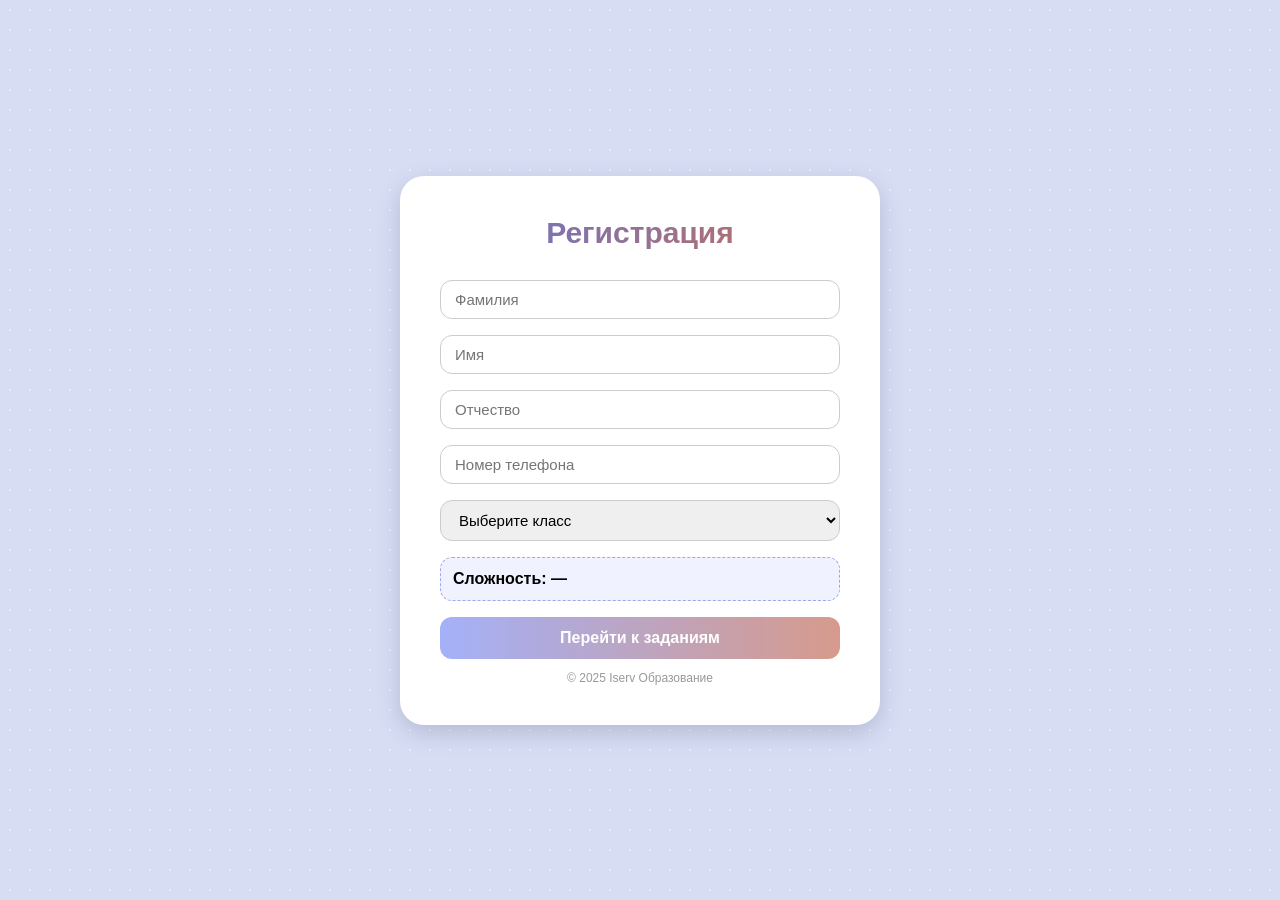
<file: index.html>
<!DOCTYPE html>
<html lang="ru">
	<head>
		<meta charset="UTF-8" />
		<meta name="viewport" content="width=device-width, initial-scale=1.0" />
		<title>Регистрация — Олимпиада</title>
		<link rel="stylesheet" href="style.css" />
	</head>
	<body>
		<div class="container small">
			<h1>Регистрация</h1>

			<form id="registerForm">
				<input type="text" id="lastname" placeholder="Фамилия" required />
				<input type="text" id="firstname" placeholder="Имя" required />
				<input type="text" id="middlename" placeholder="Отчество" />
				<input type="tel" id="phone" placeholder="Номер телефона" required/>

				<select id="classSelect" required>
					<option value="" disabled selected>Выберите класс</option>
					<option value="5">5 класс</option>
					<option value="6">6 класс</option>
					<option value="7">7 класс</option>
					<option value="8">8 класс</option>
					<option value="9">9 класс</option>
					<option value="10">10 класс</option>
					<option value="11">11 класс</option>
				</select>

				<div class="difficulty" id="difficulty">Сложность: —</div>

				<button type="button" id="toTasksBtn">Перейти к заданиям</button>
			</form>
			<footer>© 2025 Iserv Образование</footer>
		</div>

		<script src="index.js"></script>
	</body>
</html>
</file>
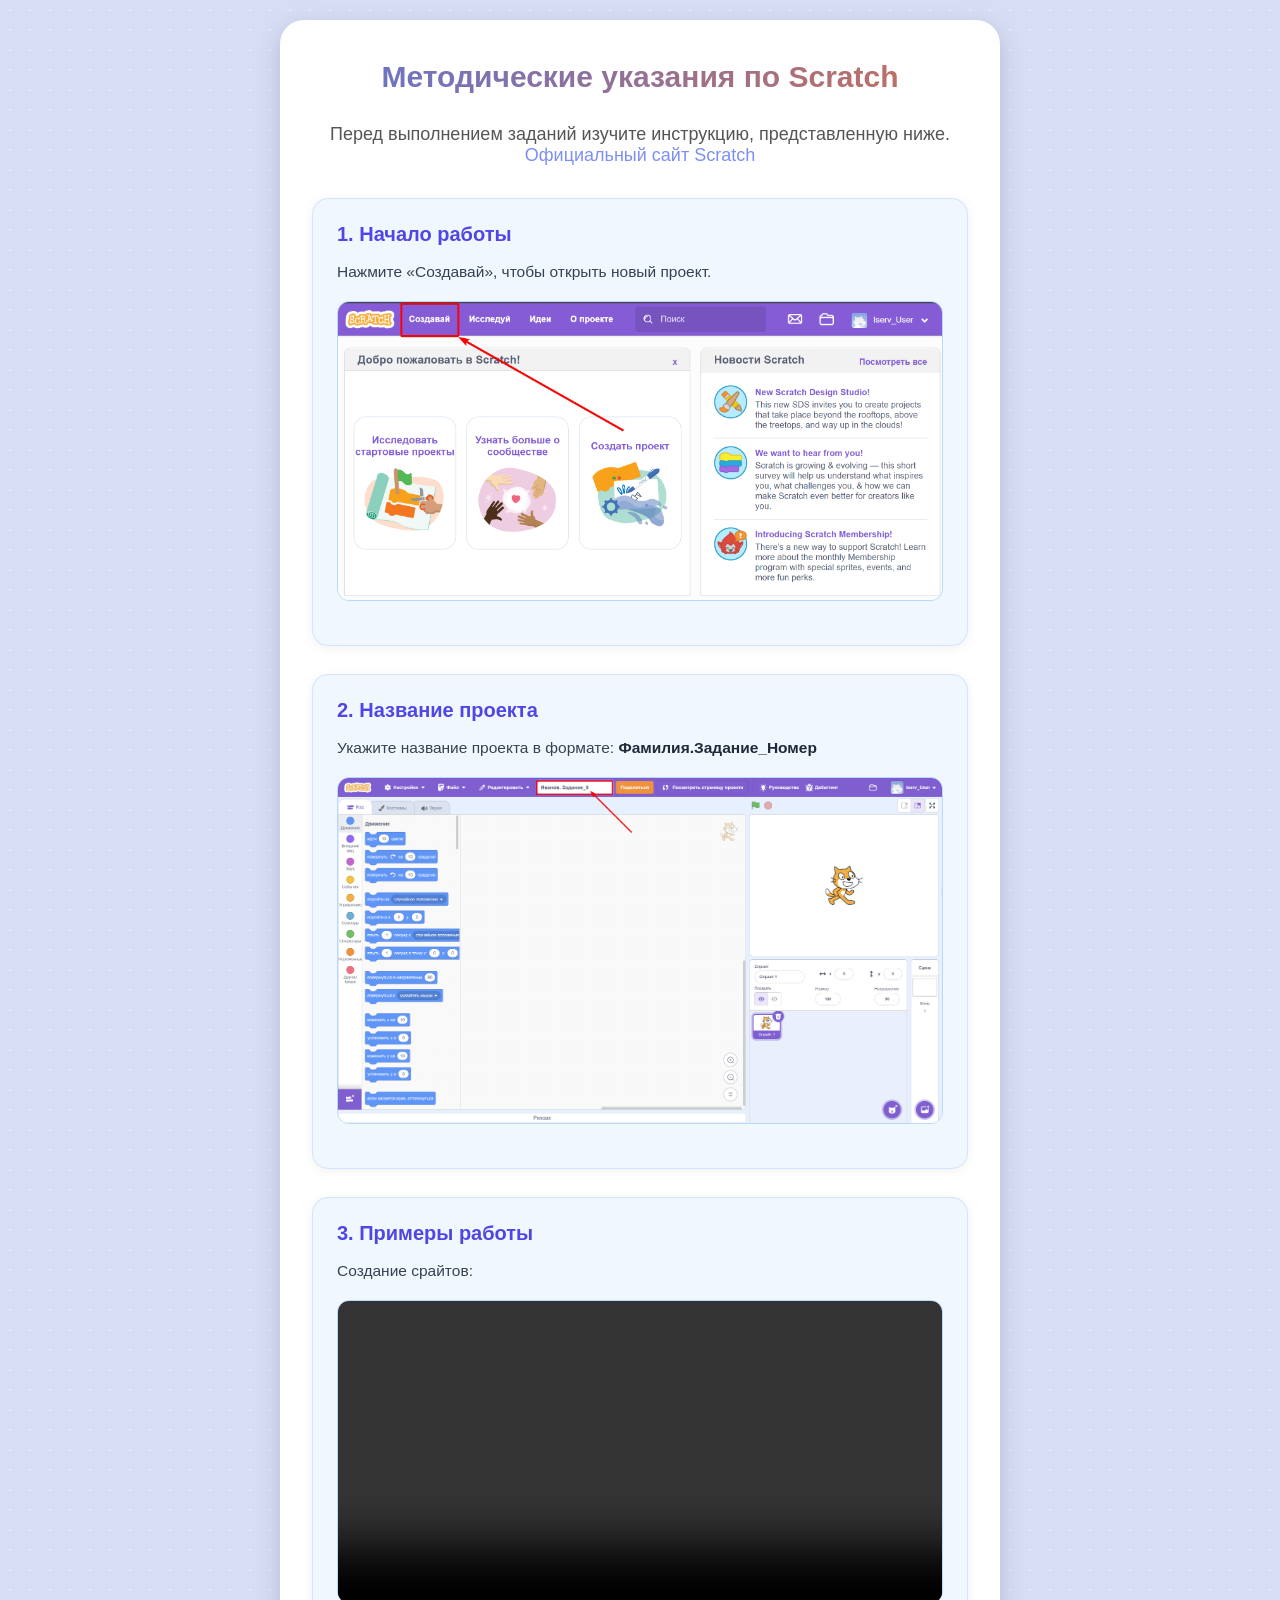
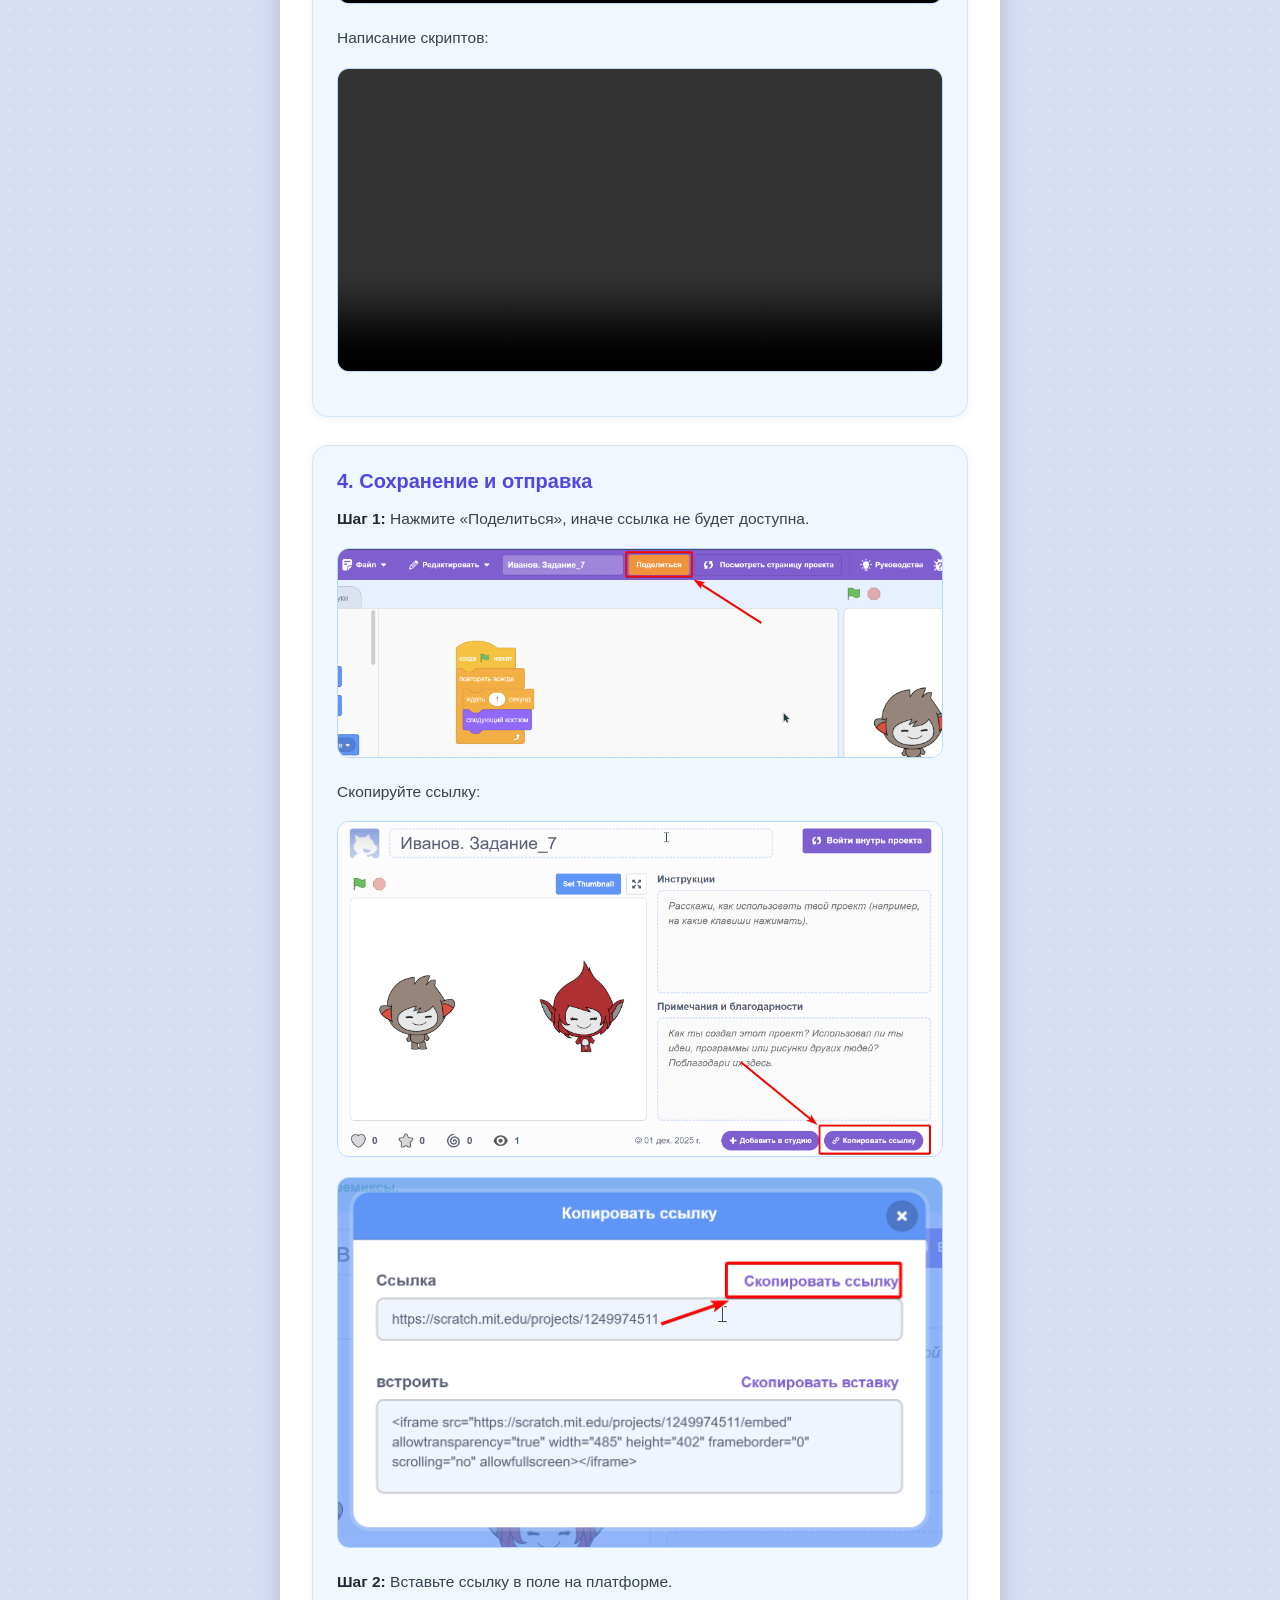
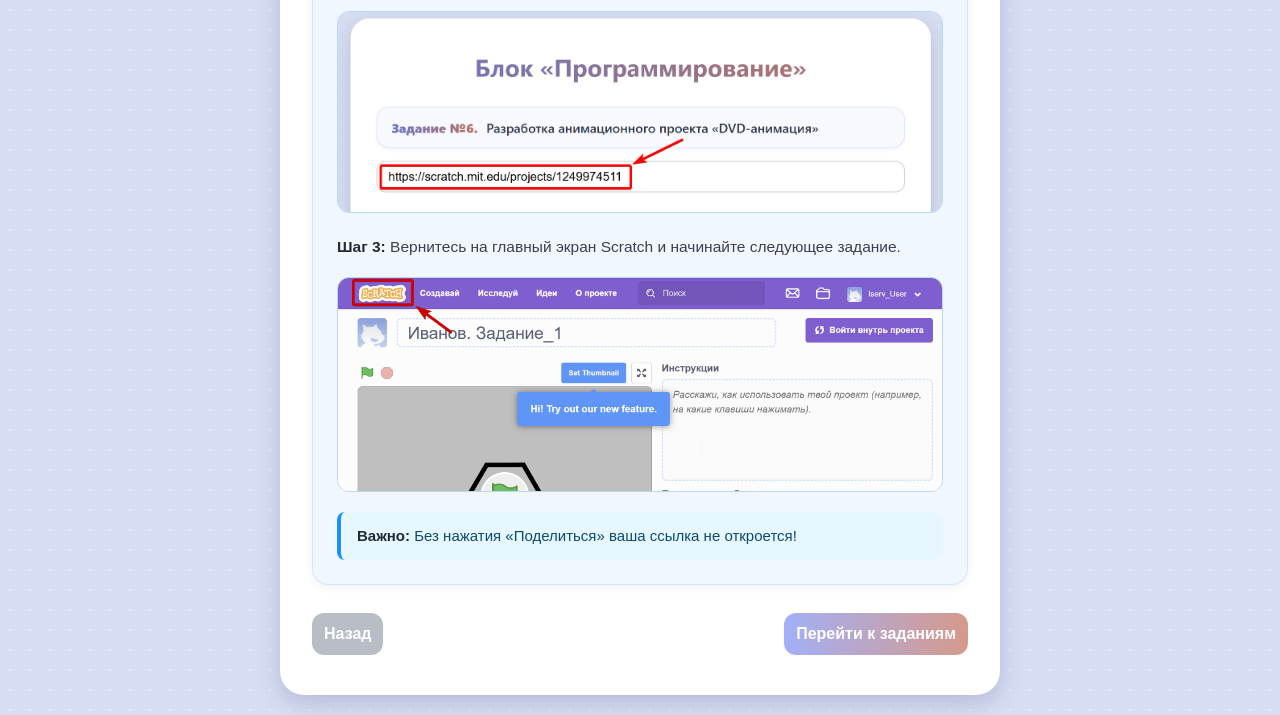
<file: method.html>
<!DOCTYPE html>
<html lang="ru">
	<head>
		<meta charset="UTF-8" />
		<meta name="viewport" content="width=device-width, initial-scale=1.0" />
		<title>Методические указания</title>

		<link rel="stylesheet" href="style.css" />
	</head>
	<body>
		<div class="container" id="methodPage">
			<h1>Методические указания по Scratch</h1>

			<div class="method-intro">
				<p>Перед выполнением заданий изучите инструкцию, представленную ниже.</p>
				<a href="https://scratch.mit.edu" target="_blank">Официальный сайт Scratch</a>
			</div>

			<!-- Шаг 1 -->
			<div class="method-block">
				<h3>1. Начало работы</h3>
				<p>Нажмите «Создавай», чтобы открыть новый проект.</p>

				<div class="method-img">
					<img src="asseets/images/1.png" alt="Создавай" />
				</div>
			</div>

			<!-- Шаг 2 -->
			<div class="method-block">
				<h3>2. Название проекта</h3>
				<p>
					Укажите название проекта в формате: <strong>Фамилия.Задание_Номер</strong><br />
				</p>

				<div class="method-img">
					<img src="asseets/images/2.png" alt="Название проекта" />
				</div>
			</div>

			<!-- Шаг 3 -->
			<div class="method-block">
				<h3>3. Примеры работы</h3>
				<p>Создание срайтов:</p>
				<div class="method-img">
					<video width="100%" height="100%" controls>
						<source src="asseets/videos/sprites.mp4" type="video/mp4" />
					</video>
				</div>
				<p>Написание скриптов:</p>
				<div class="method-img">
					<video width="100%" height="100%" controls>
						<source src="asseets/videos/scripts.mp4" type="video/mp4" />
					</video>
				</div>
			</div>

			<!-- Шаг 4 -->
			<div class="method-block">
				<h3>4. Сохранение и отправка</h3>
				<p><strong>Шаг 1:</strong> Нажмите «Поделиться», иначе ссылка не будет доступна.</p>
				<div class="method-img">
					<img src="asseets/images/6.png" alt="Поделиться" />
				</div>
                <p>Скопируйте ссылку:</p>
				<div class="method-img">
					<img src="asseets/images/7.png" alt="Копирование" />
				</div>
                <div class="method-img">
					<img src="asseets/images/10.png" alt="Копирование" />
				</div>

				<p><strong>Шаг 2:</strong> Вставьте ссылку в поле на платформе.</p>
				<div class="method-img">
					<img src="asseets/images/8.png" alt="Вставка ссылки" />
				</div>

				<p>
					<strong>Шаг 3:</strong> Вернитесь на главный экран Scratch и начинайте следующее
					задание.
				</p>
				<div class="method-img">
					<img src="asseets/images/9.png" alt="Назад" />
				</div>

				<div class="method-warning">
					<strong>Важно:</strong> Без нажатия «Поделиться» ваша ссылка не откроется!
				</div>
			</div>

			<!-- Кнопки -->
			<div class="method-buttons">
				<button id="methodBackBtn" style="background: #9ca3af">Назад</button>
				<button id="methodToCodingBtn">Перейти к заданиям</button>
			</div>
		</div>

		<script src="method.js"></script>
	</body>
</html>
</file>
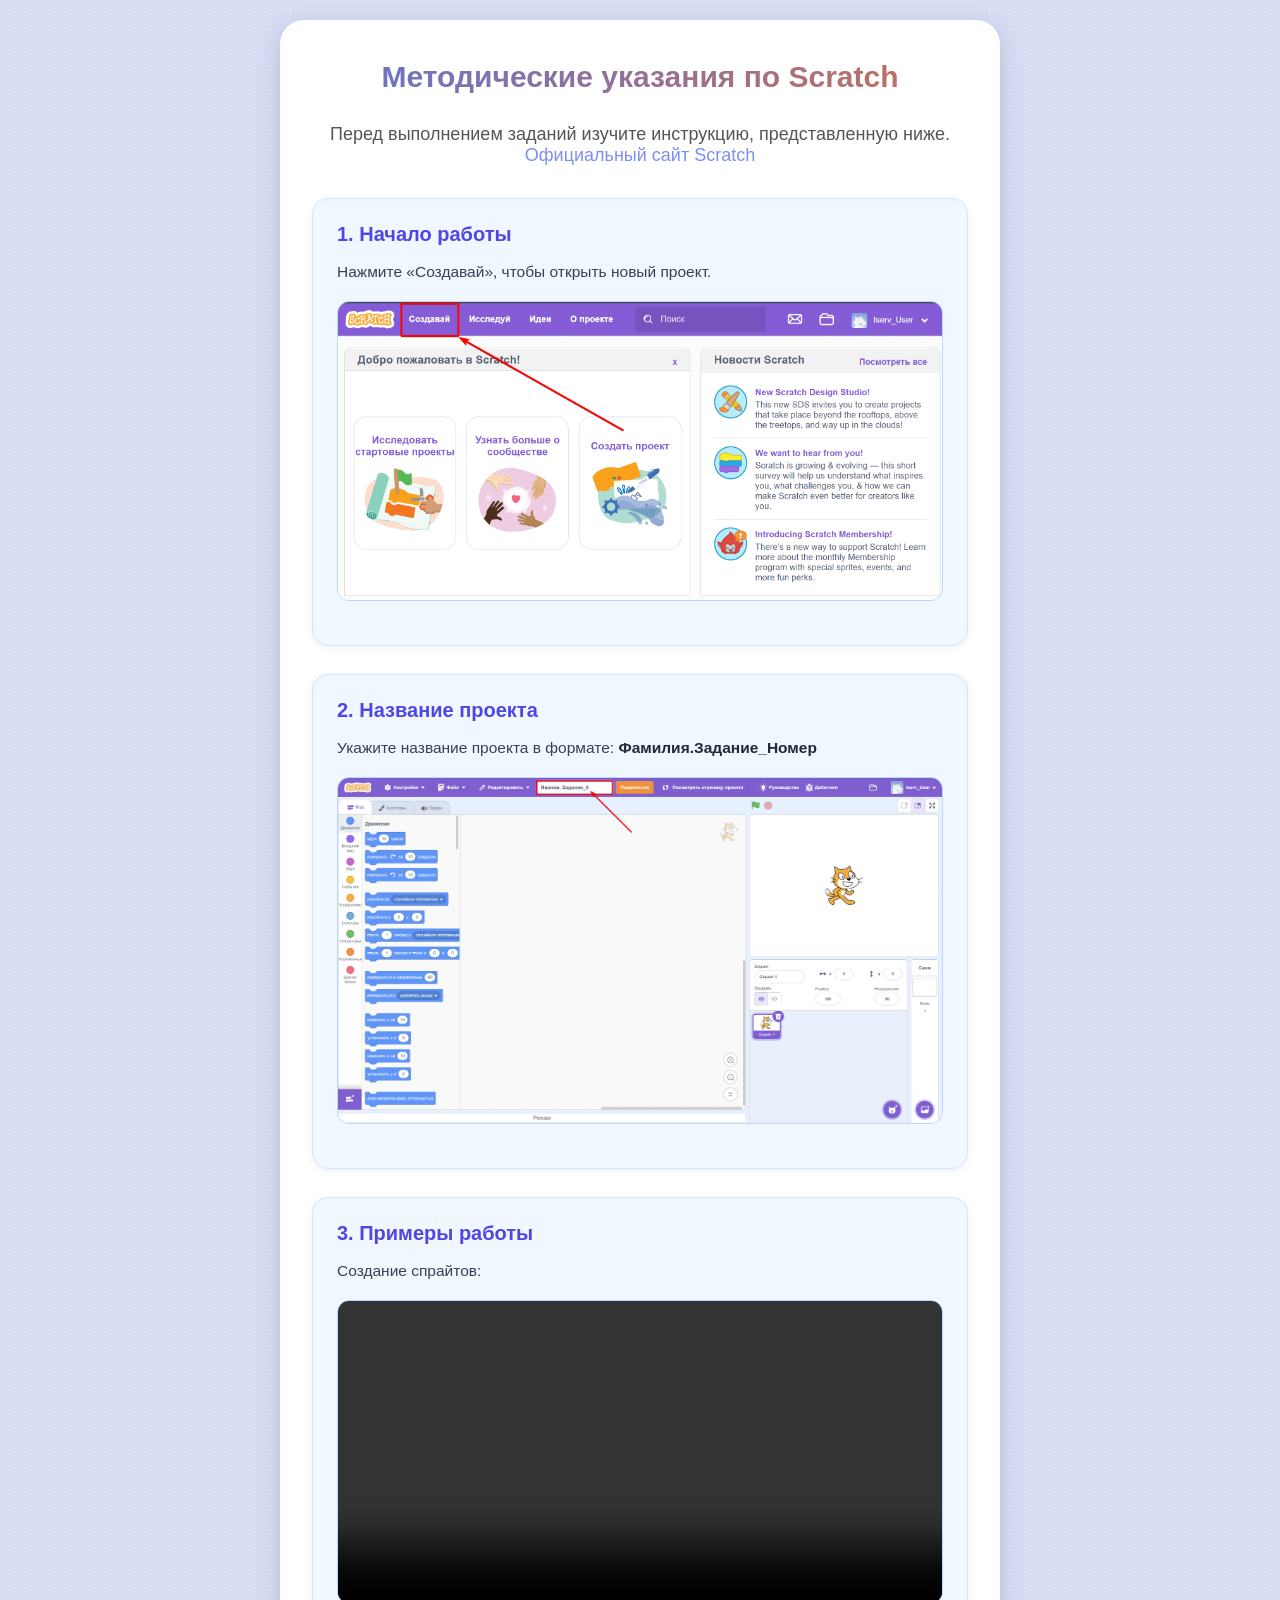
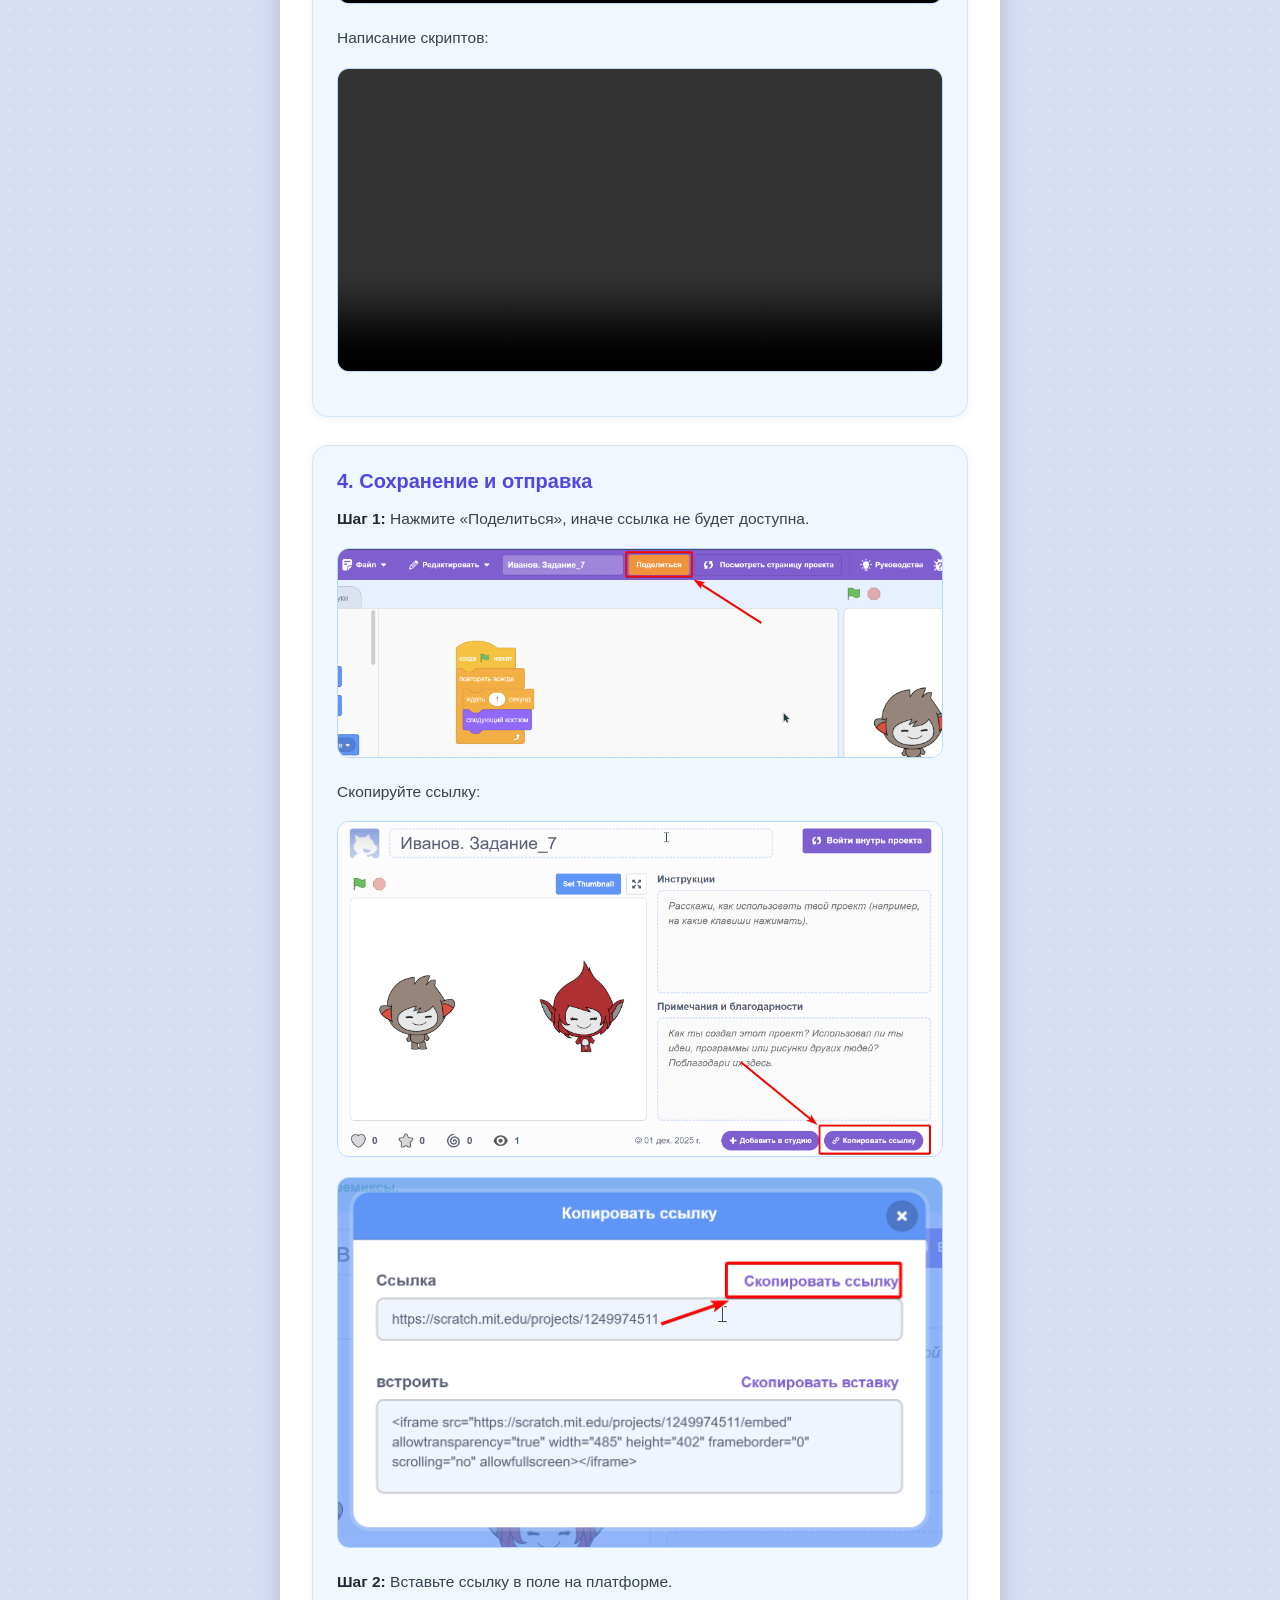
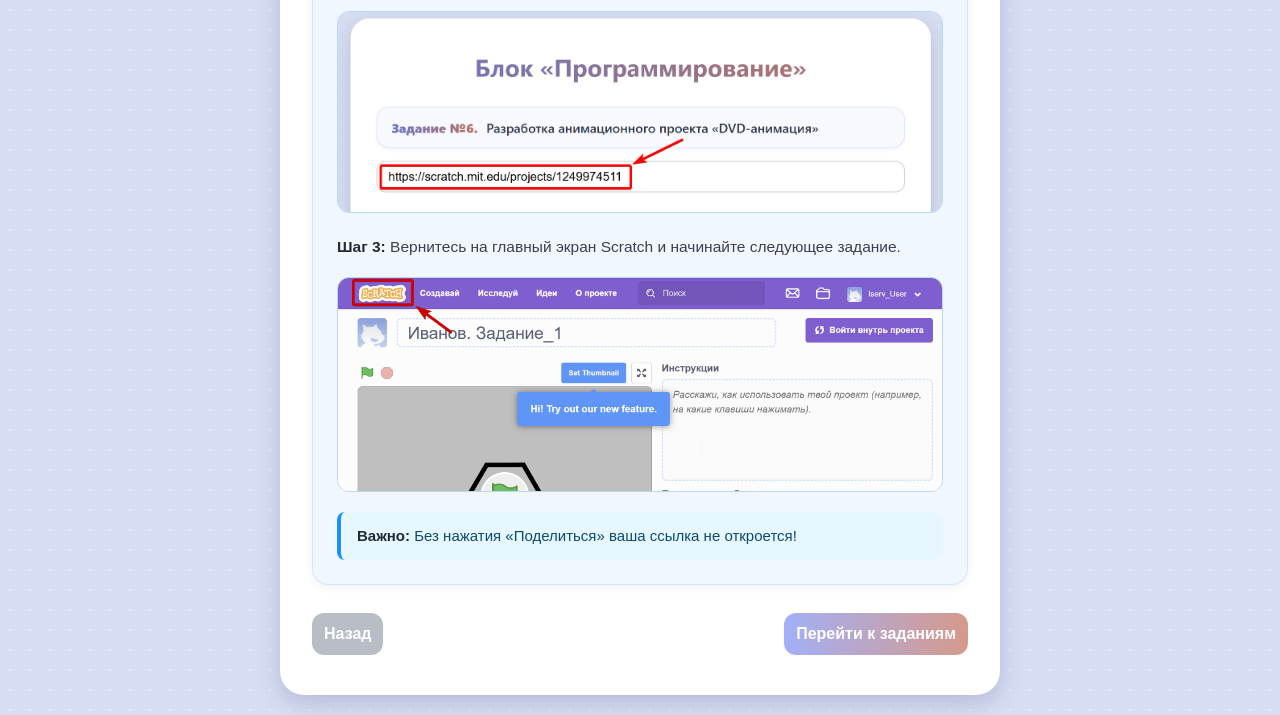
<file: method_beginner.html>
<!DOCTYPE html>
<html lang="ru">
	<head>
		<meta charset="UTF-8" />
		<meta name="viewport" content="width=device-width, initial-scale=1.0" />
		<title>Методические указания</title>

		<link rel="stylesheet" href="style.css" />
	</head>
	<body>
		<div class="container" id="methodPage">
			<h1>Методические указания по Scratch</h1>

			<div class="method-intro">
				<p>Перед выполнением заданий изучите инструкцию, представленную ниже.</p>
				<a href="https://scratch.mit.edu" target="_blank">Официальный сайт Scratch</a>
			</div>

			<!-- Шаг 1 -->
			<div class="method-block">
				<h3>1. Начало работы</h3>
				<p>Нажмите «Создавай», чтобы открыть новый проект.</p>

				<div class="method-img">
					<img src="asseets/images/1.png" alt="Создавай" />
				</div>
			</div>

			<!-- Шаг 2 -->
			<div class="method-block">
				<h3>2. Название проекта</h3>
				<p>
					Укажите название проекта в формате: <strong>Фамилия.Задание_Номер</strong><br />
				</p>

				<div class="method-img">
					<img src="asseets/images/2.png" alt="Название проекта" />
				</div>
			</div>

			<!-- Шаг 3 -->
			<div class="method-block">
				<h3>3. Примеры работы</h3>
				<p>Создание спрайтов:</p>
				<div class="method-img">
					<video width="100%" height="100%" controls>
						<source src="asseets/videos/sprites.mp4" type="video/mp4" />
					</video>
				</div>
				<p>Написание скриптов:</p>
				<div class="method-img">
					<video width="100%" height="100%" controls>
						<source src="asseets/videos/scripts.mp4" type="video/mp4" />
					</video>
				</div>
			</div>

			<!-- Шаг 4 -->
			<div class="method-block">
				<h3>4. Сохранение и отправка</h3>
				<p><strong>Шаг 1:</strong> Нажмите «Поделиться», иначе ссылка не будет доступна.</p>
				<div class="method-img">
					<img src="asseets/images/6.png" alt="Поделиться" />
				</div>
                <p>Скопируйте ссылку:</p>
				<div class="method-img">
					<img src="asseets/images/7.png" alt="Копирование" />
				</div>
                <div class="method-img">
					<img src="asseets/images/10.png" alt="Копирование" />
				</div>

				<p><strong>Шаг 2:</strong> Вставьте ссылку в поле на платформе.</p>
				<div class="method-img">
					<img src="asseets/images/8.png" alt="Вставка ссылки" />
				</div>

				<p>
					<strong>Шаг 3:</strong> Вернитесь на главный экран Scratch и начинайте следующее
					задание.
				</p>
				<div class="method-img">
					<img src="asseets/images/9.png" alt="Назад" />
				</div>

				<div class="method-warning">
					<strong>Важно:</strong> Без нажатия «Поделиться» ваша ссылка не откроется!
				</div>
			</div>

			<!-- Кнопки -->
			<div class="method-buttons">
				<button id="methodBackBtn" style="background: #9ca3af">Назад</button>
				<button id="methodToCodingBtn">Перейти к заданиям</button>
			</div>
		</div>

		<script src="method.js"></script>
	</body>
</html>
</file>
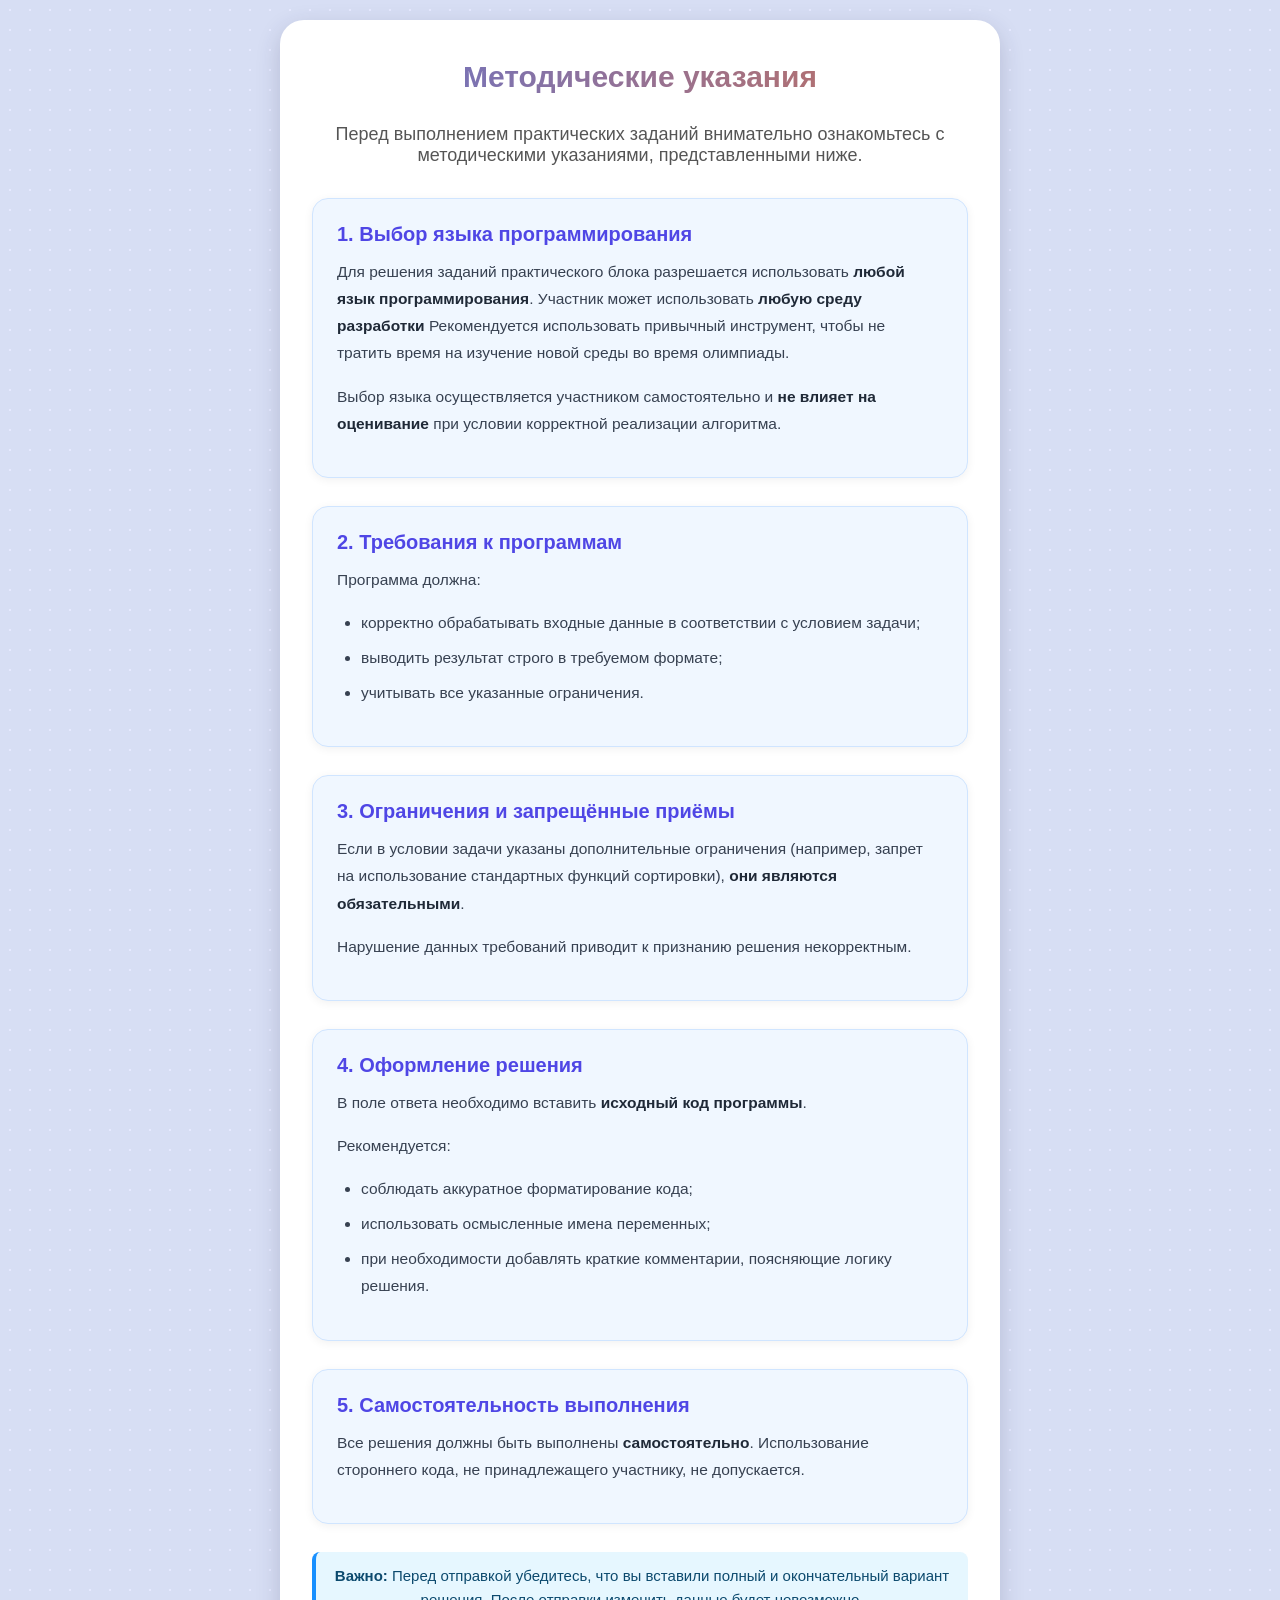
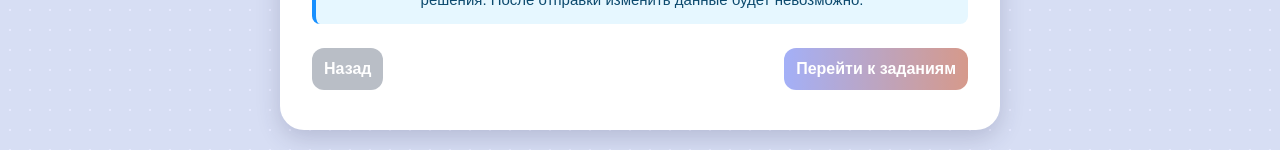
<file: method_middle.html>
<!DOCTYPE html>
<html lang="ru">
	<head>
		<meta charset="UTF-8" />
		<meta name="viewport" content="width=device-width, initial-scale=1.0" />
		<title>Методические указания</title>

		<link rel="stylesheet" href="style.css" />
	</head>
	<body>
		<div class="container" id="methodPage">
			<h1>Методические указания</h1>

			<div class="method-intro">
				<p>
					Перед выполнением практических заданий внимательно ознакомьтесь с методическими
					указаниями, представленными ниже.
				</p>
			</div>

			<!-- Блок 1 -->
			<div class="method-block">
				<h3>1. Выбор языка программирования</h3>
				<p>
					Для решения заданий практического блока разрешается использовать
					<strong>любой язык программирования</strong>. Участник может использовать <strong>любую среду разработки</strong>
					Рекомендуется использовать привычный инструмент, чтобы не тратить время на изучение новой среды во время олимпиады.
				</p>
				<p>
					Выбор языка осуществляется участником самостоятельно и
					<strong>не влияет на оценивание</strong> при условии корректной реализации
					алгоритма.
				</p>
			</div>

			<!-- Блок 2 -->
			<div class="method-block">
				<h3>2. Требования к программам</h3>
				<p>Программа должна:</p>
				<ul>
					<li>корректно обрабатывать входные данные в соответствии с условием задачи;</li>
					<li>выводить результат строго в требуемом формате;</li>
					<li>учитывать все указанные ограничения.</li>
				</ul>
			</div>

			<!-- Блок 3 -->
			<div class="method-block">
				<h3>3. Ограничения и запрещённые приёмы</h3>
				<p>
					Если в условии задачи указаны дополнительные ограничения
					(например, запрет на использование стандартных функций сортировки),
					<strong>они являются обязательными</strong>.
				</p>
				<p>
					Нарушение данных требований приводит к признанию решения некорректным.
				</p>
			</div>

			<!-- Блок 4 -->
			<div class="method-block">
				<h3>4. Оформление решения</h3>
				<p>
					В поле ответа необходимо вставить <strong>исходный код программы</strong>.
				</p>
				<p>Рекомендуется:</p>
				<ul>
					<li>соблюдать аккуратное форматирование кода;</li>
					<li>использовать осмысленные имена переменных;</li>
					<li>
						при необходимости добавлять краткие комментарии, поясняющие логику решения.
					</li>
				</ul>
			</div>

			<!-- Блок 5 -->
			<div class="method-block">
				<h3>5. Самостоятельность выполнения</h3>
				<p>
					Все решения должны быть выполнены <strong>самостоятельно</strong>.
					Использование стороннего кода, не принадлежащего участнику, не допускается.
				</p>
			</div>

			<div class="method-warning">
				<strong>Важно:</strong> Перед отправкой убедитесь, что вы вставили полный и
				окончательный вариант решения. После отправки изменить данные будет невозможно.
			</div>

			<!-- Кнопки -->
			<div class="method-buttons">
				<button id="methodBackBtn" style="background: #9ca3af">Назад</button>
				<button id="methodToCodingBtn">Перейти к заданиям</button>
			</div>
		</div>

		<script src="method.js"></script>
	</body>
</html>
</file>
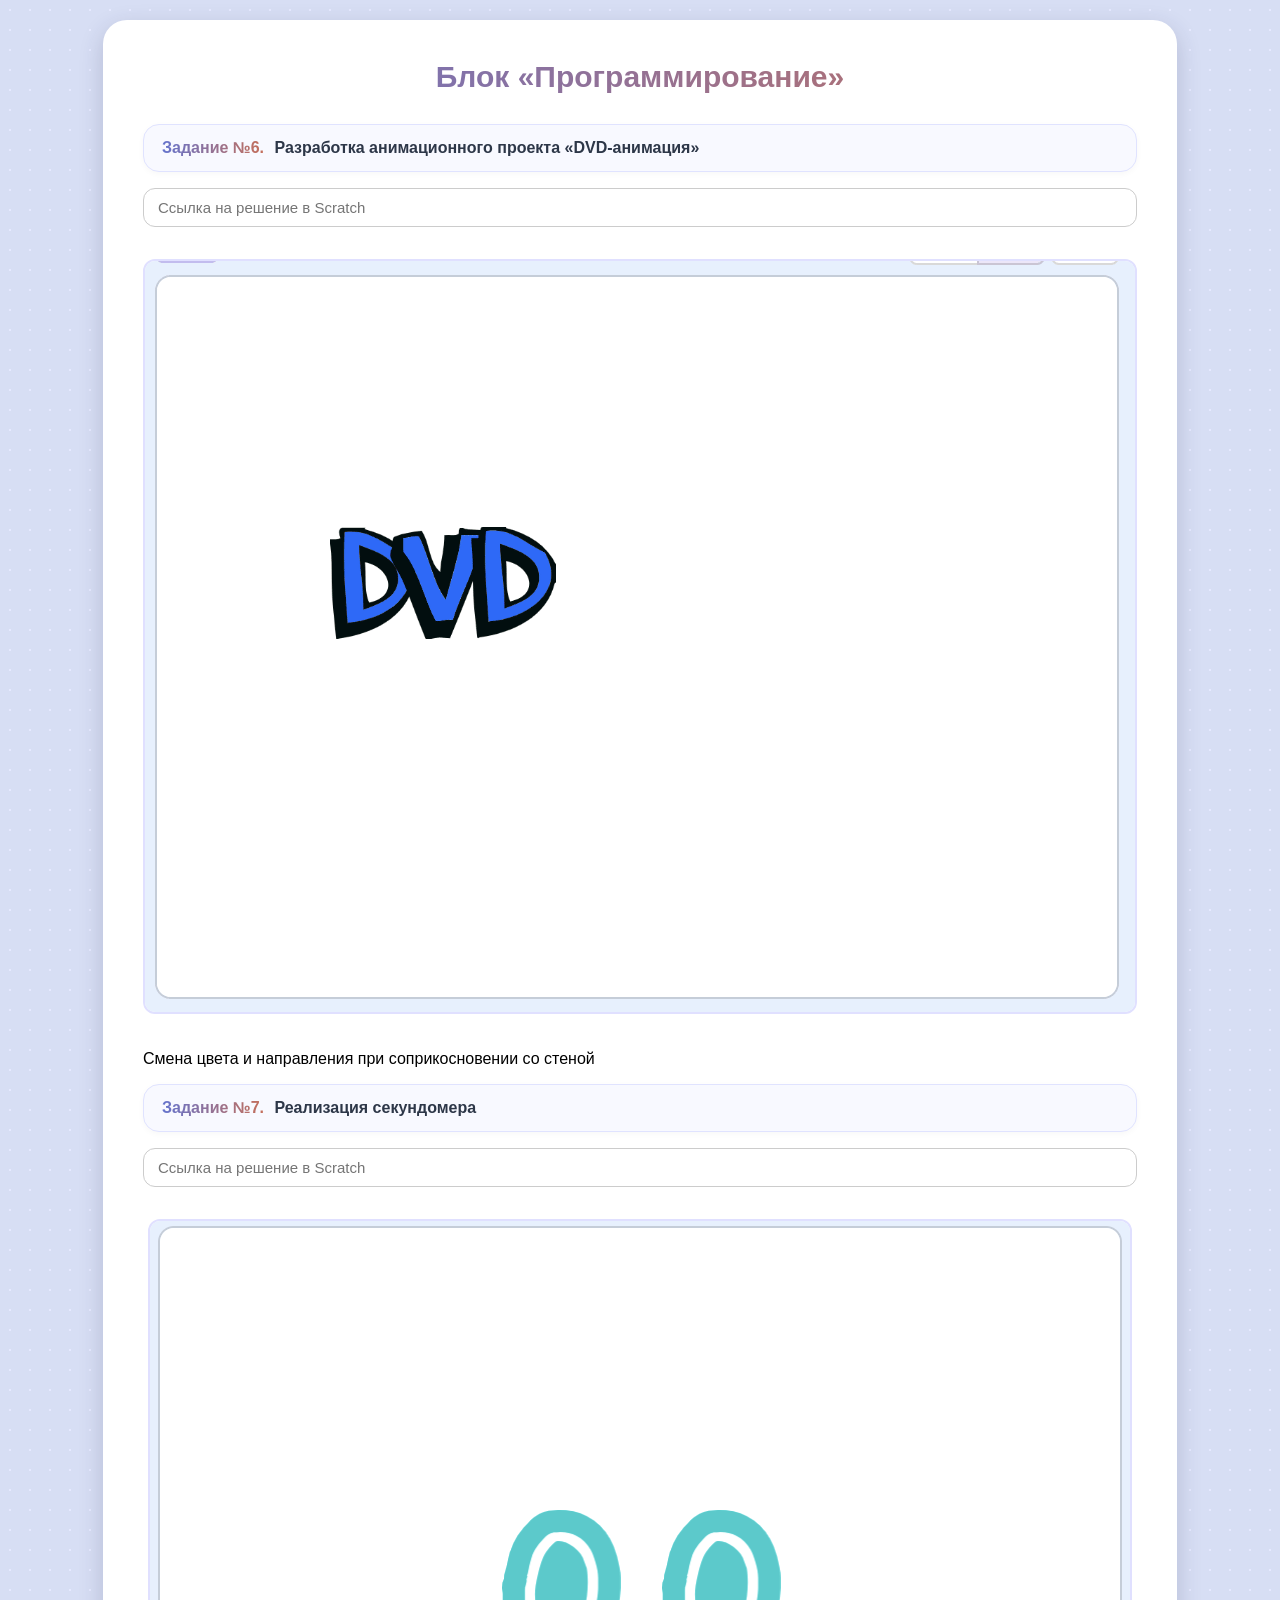
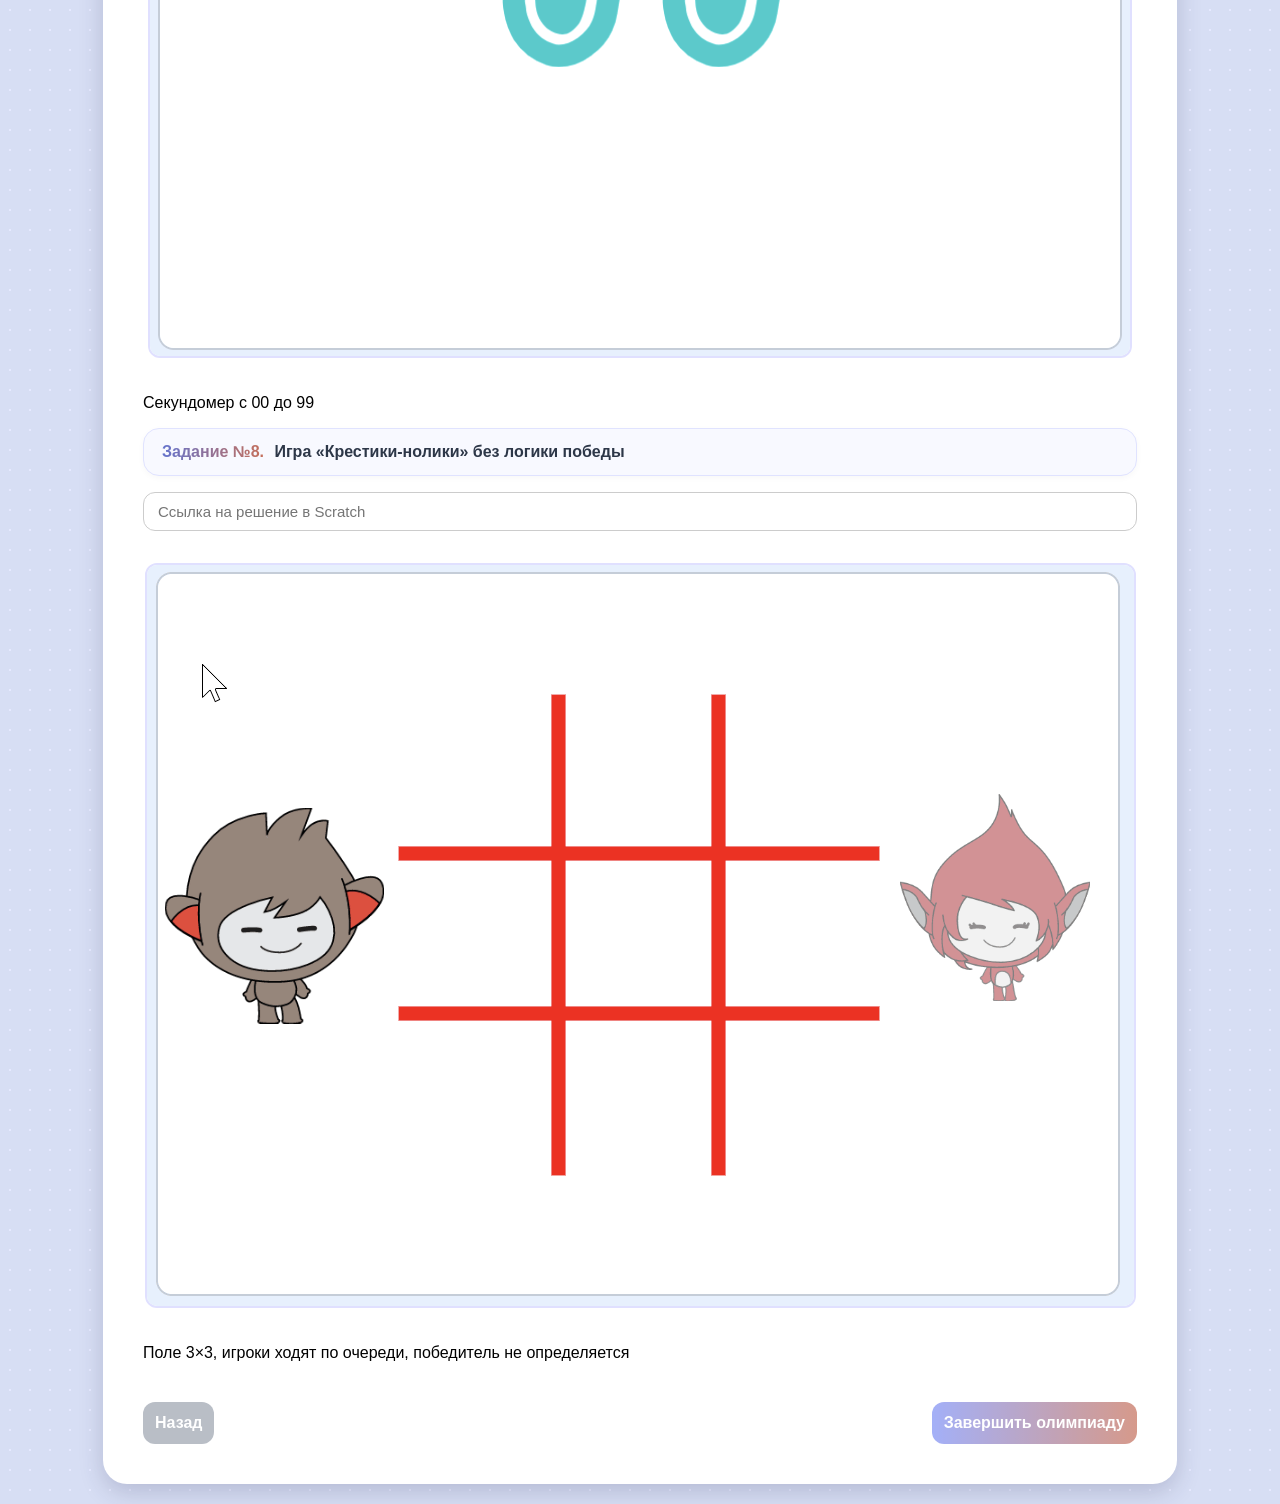
<file: practice.html>
<!DOCTYPE html>
<html lang="ru">
	<head>
		<meta charset="UTF-8" />
		<meta name="viewport" content="width=device-width, initial-scale=1.0" />
		<title>Практические задания</title>

		<link rel="stylesheet" href="style.css" />
	</head>
	<body>
		<div class="container" id="practicePage">
			<h1>Блок «Программирование»</h1>

			<div class="tasks">
				<!-- Задание 6 -->
				<label>
					<span class="task-number">Задание №6.</span>
					Разработка анимационного проекта «DVD-анимация»
				</label>
				<input type="url" id="task6" placeholder="Ссылка на решение в Scratch" />

				<div class="task-img">
					<img src="asseets/images/DVD.gif" alt="DVD-анимация" />
				</div>
				<p class="task-desc">Смена цвета и направления при соприкосновении со стеной</p>

				<label>
					<span class="task-number">Задание №7.</span>
					Реализация секундомера
				</label>
				<input type="url" id="task7" placeholder="Ссылка на решение в Scratch" />

				<div class="task-img">
					<img src="asseets/images/TIME.gif" alt="Секундомер" />
				</div>
				<p class="task-desc">Секундомер с 00 до 99</p>

				<label>
					<span class="task-number">Задание №8.</span>
					Игра «Крестики-нолики» без логики победы
				</label>
				<input type="url" id="task8" placeholder="Ссылка на решение в Scratch" />

				<div class="task-img">
					<img src="asseets/images/XO.gif" alt="Крестики-нолики" />
				</div>
				<p class="task-desc">
					Поле 3×3, игроки ходят по очереди, победитель не определяется
				</p>

				<!-- Кнопки -->
				<div class="task-buttons">
					<button type="button" id="practiceBackBtn" style="background: #9ca3af">
						Назад
					</button>
					<button type="button" id="sendBtn">Завершить олимпиаду</button>
				</div>
			</div>
		</div>

		<div id="submitModal" class="modal hidden">
			<div class="modal-window">
				<h2>Подтверждение</h2>
				<p>
					Вы уверены, что хотите отправить ответы? После отправки изменить данные будет
					нельзя.
				</p>
				<div
					style="
						display: flex;
						justify-content: space-between;
						gap: 10px;
						margin-top: 20px;
					"
				>
					<button
						id="closeModalBtn"
						style="
							flex: 1;
							padding: 10px;
							border: none;
							border-radius: 8px;
							background: #9ca3af;
							color: white;
						"
					>
						Закрыть
					</button>
					<button
						id="confirmSubmitBtn"
						style="
							flex: 1;
							padding: 10px;
							border: none;
							border-radius: 8px;
							background: #7d8ff5;
							color: white;
						"
					>
						Отправить
					</button>
				</div>
			</div>
		</div>

		<script src="practice.js"></script>
	</body>
</html>
</file>
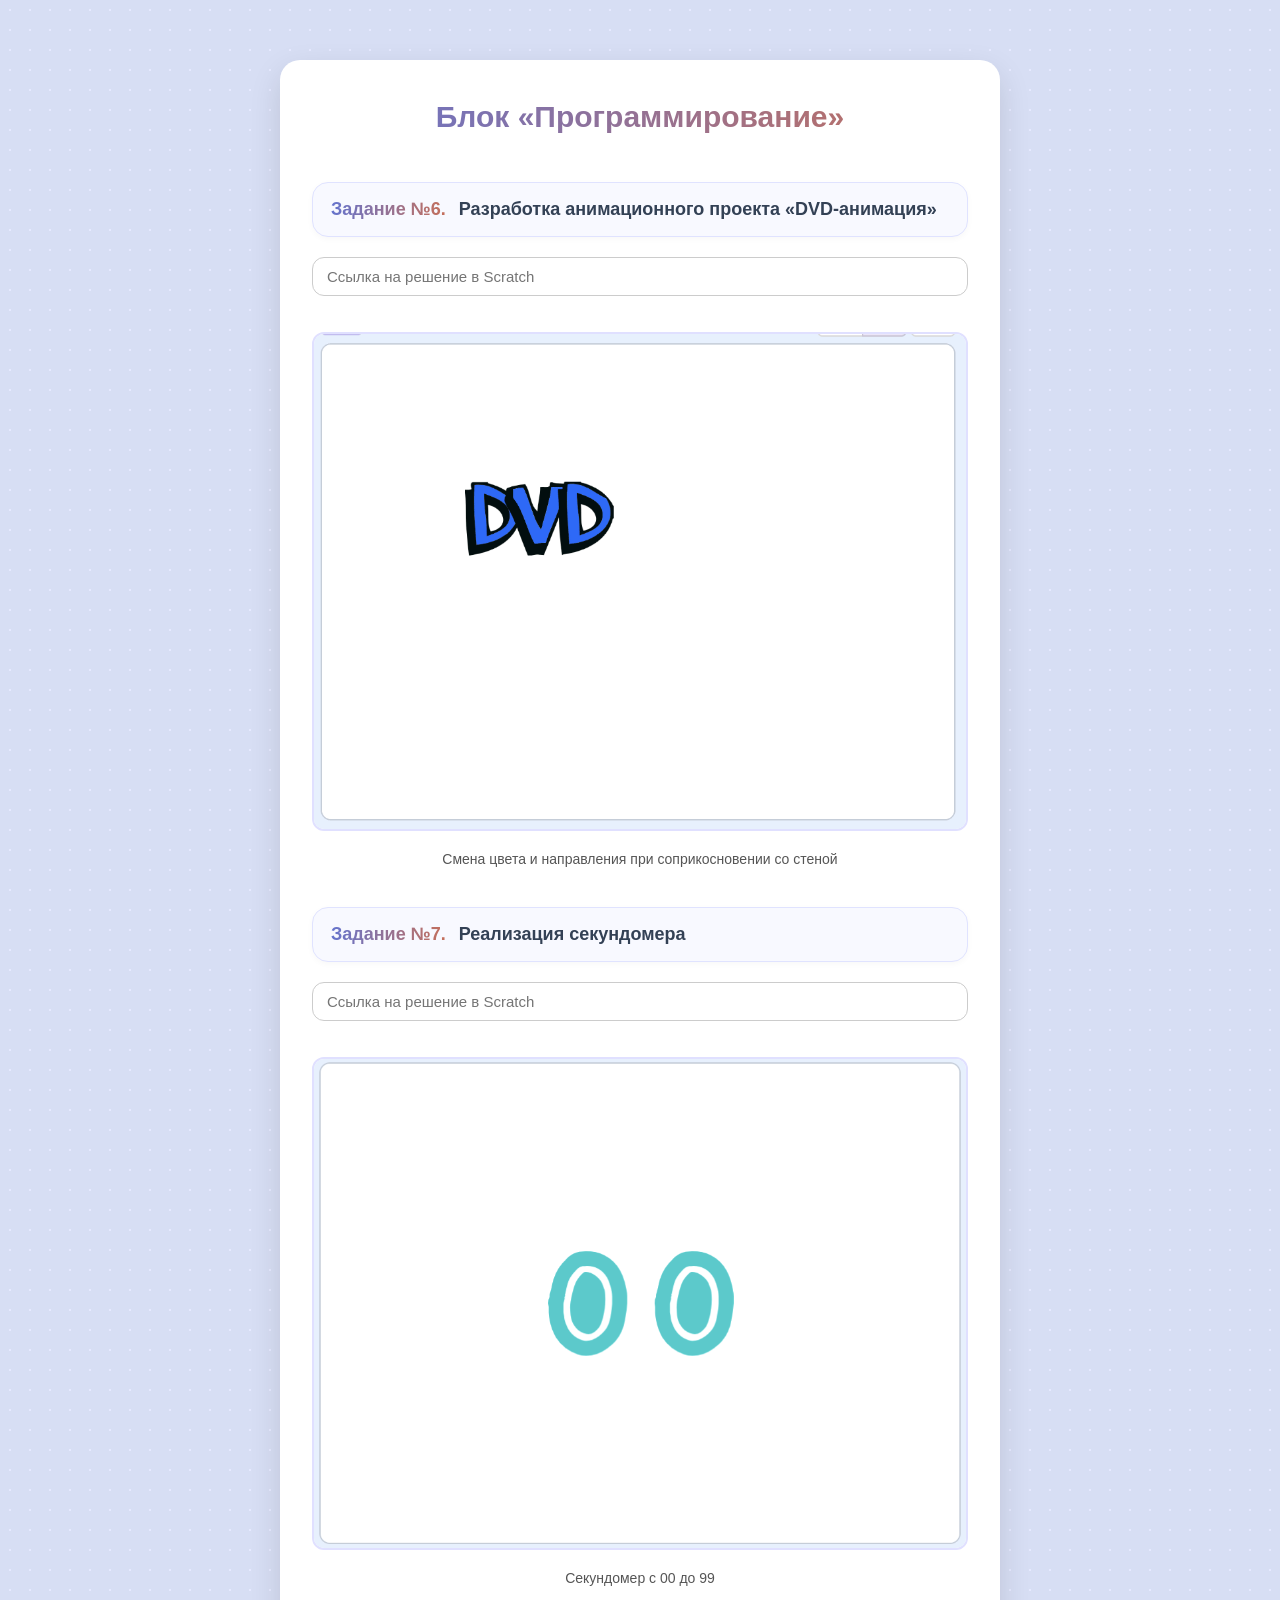
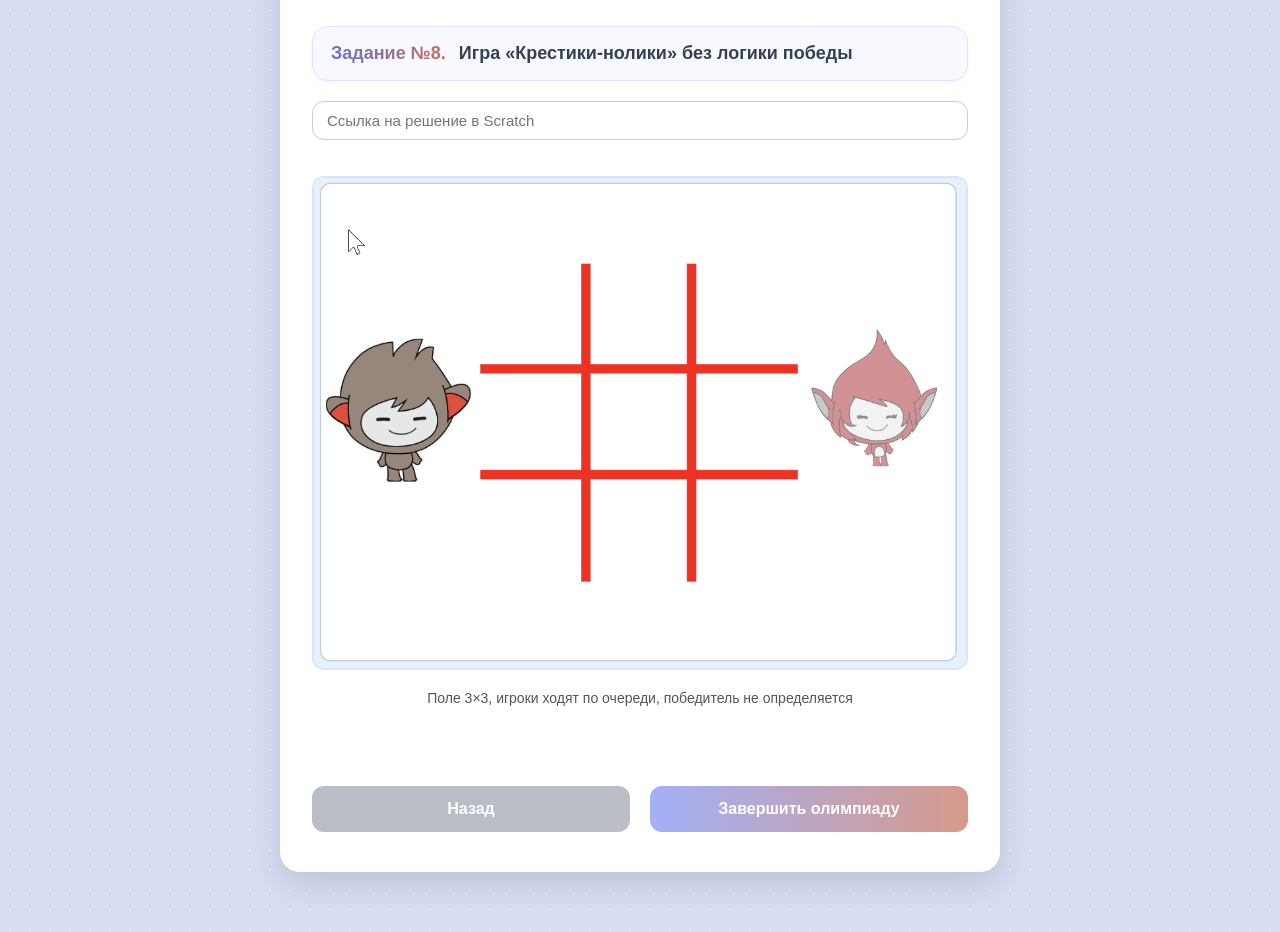
<file: practice_beginner.html>
<!DOCTYPE html>
<html lang="ru">
	<head>
		<meta charset="UTF-8" />
		<meta name="viewport" content="width=device-width, initial-scale=1.0" />
		<title>Практические задания</title>

		<link rel="stylesheet" href="style.css" />
		<link rel="stylesheet" href="practice.css" />	
	</head>
	<body>
		<div class="container" id="practicePage">
			<h1>Блок «Программирование»</h1>

			<div class="tasks">
				<!-- Задание 6 -->
				<label>
					<span class="task-number">Задание №6.</span>
					Разработка анимационного проекта «DVD-анимация»
				</label>
				<input type="url" id="task6" placeholder="Ссылка на решение в Scratch" />

				<div class="task-img">
					<img src="asseets/images/DVD.gif" alt="DVD-анимация" />
				</div>
				<p class="description-label">Смена цвета и направления при соприкосновении со стеной</p>

				<label>
					<span class="task-number">Задание №7.</span>
					Реализация секундомера
				</label>
				<input type="url" id="task7" placeholder="Ссылка на решение в Scratch" />

				<div class="task-img">
					<img src="asseets/images/TIME.gif" alt="Секундомер" />
				</div>
				<p class="description-label">Секундомер с 00 до 99</p>

				<label>
					<span class="task-number">Задание №8.</span>
					Игра «Крестики-нолики» без логики победы
				</label>
				<input type="url" id="task8" placeholder="Ссылка на решение в Scratch" />

				<div class="task-img">
					<img src="asseets/images/XO.gif" alt="Крестики-нолики" />
				</div>
				<p class="description-label">
					Поле 3×3, игроки ходят по очереди, победитель не определяется
				</p>

				<!-- Кнопки -->
				<div class="task-buttons">
					<button type="button" id="practiceBackBtn" style="background: #9ca3af">
						Назад
					</button>
					<button type="button" id="sendBtn">Завершить олимпиаду</button>
				</div>
			</div>
		</div>

		<div id="submitModal" class="modal hidden">
			<div class="modal-window">
				<h2>Подтверждение</h2>
				<p>
					Вы уверены, что хотите отправить ответы? После отправки изменить данные будет
					нельзя.
				</p>
				<div
					style="
						display: flex;
						justify-content: space-between;
						gap: 10px;
						margin-top: 20px;
					"
				>
					<button
						id="closeModalBtn"
						style="
							flex: 1;
							padding: 10px;
							border: none;
							border-radius: 8px;
							background: #9ca3af;
							color: white;
						"
					>
						Закрыть
					</button>
					<button
						id="confirmSubmitBtn"
						style="
							flex: 1;
							padding: 10px;
							border: none;
							border-radius: 8px;
							background: #7d8ff5;
							color: white;
						"
					>
						Отправить
					</button>
				</div>
			</div>
		</div>

		<script src="practice.js"></script>
	</body>
</html>
</file>
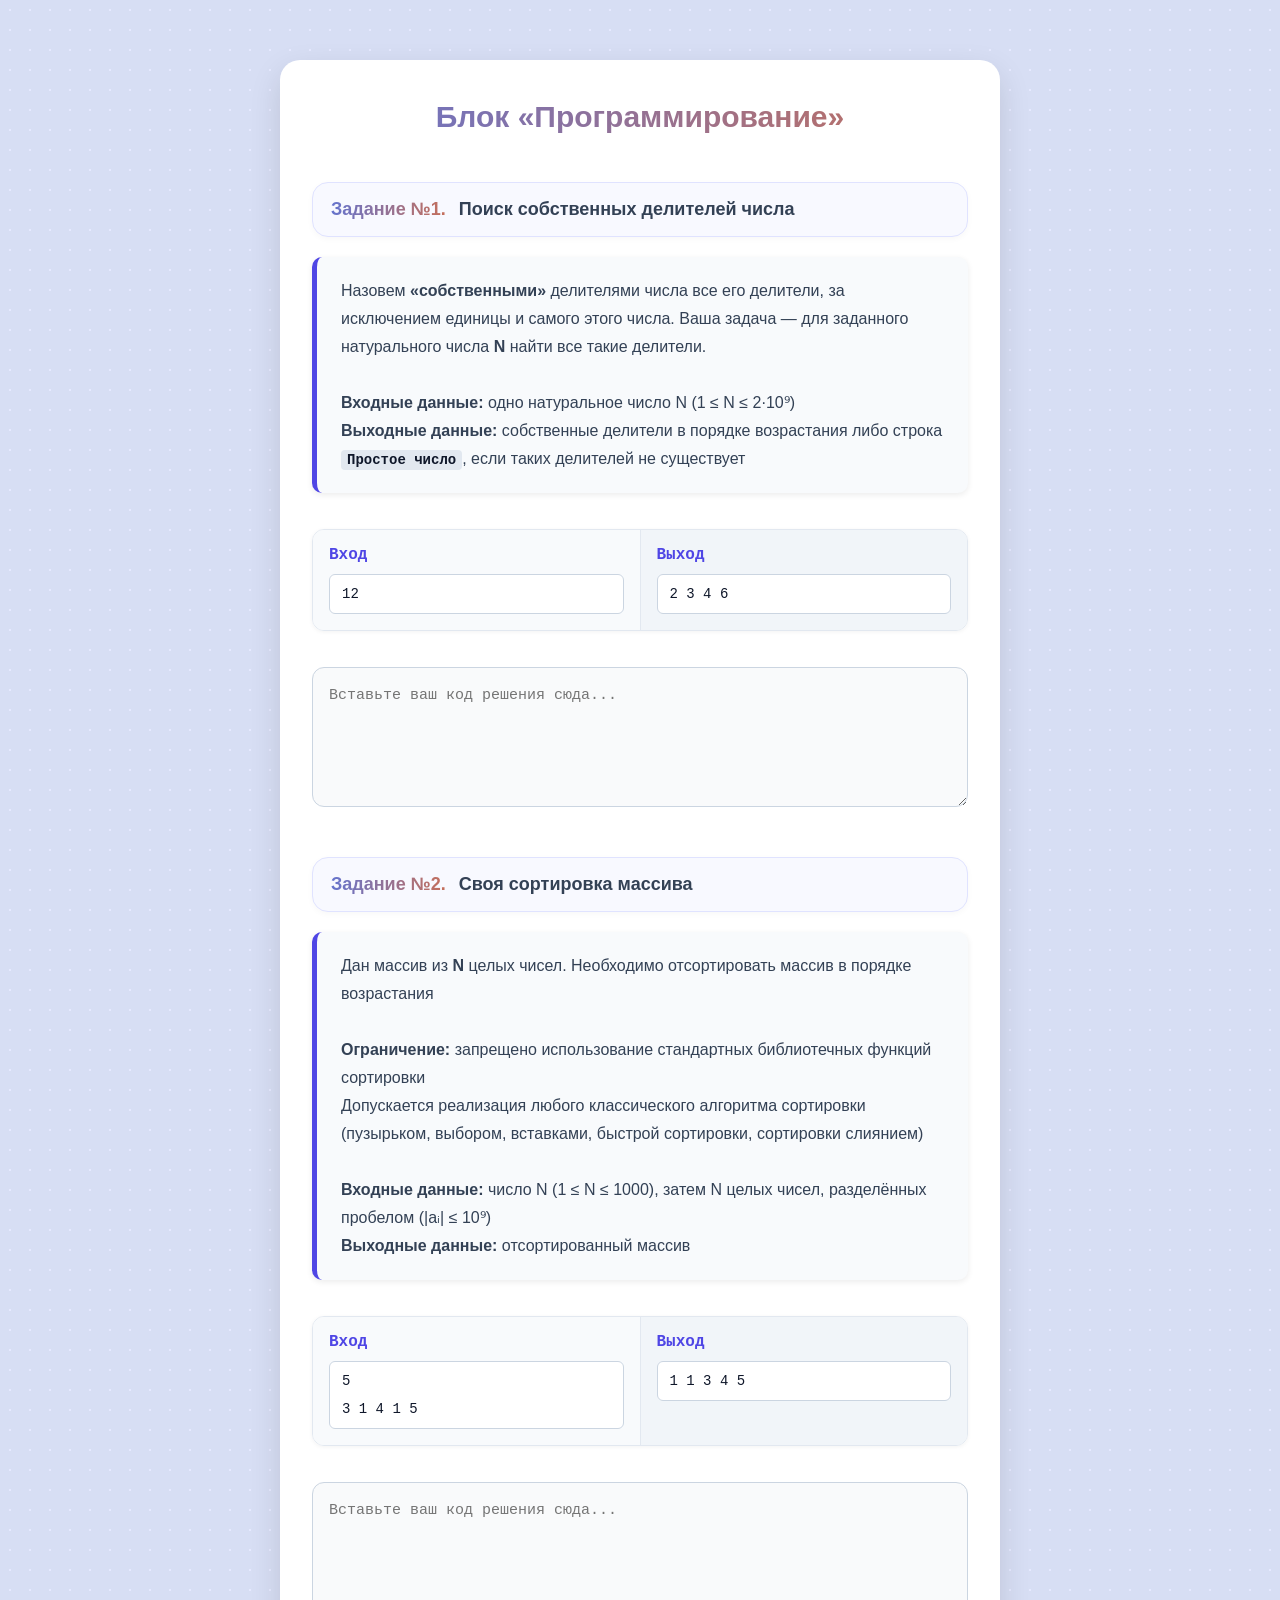
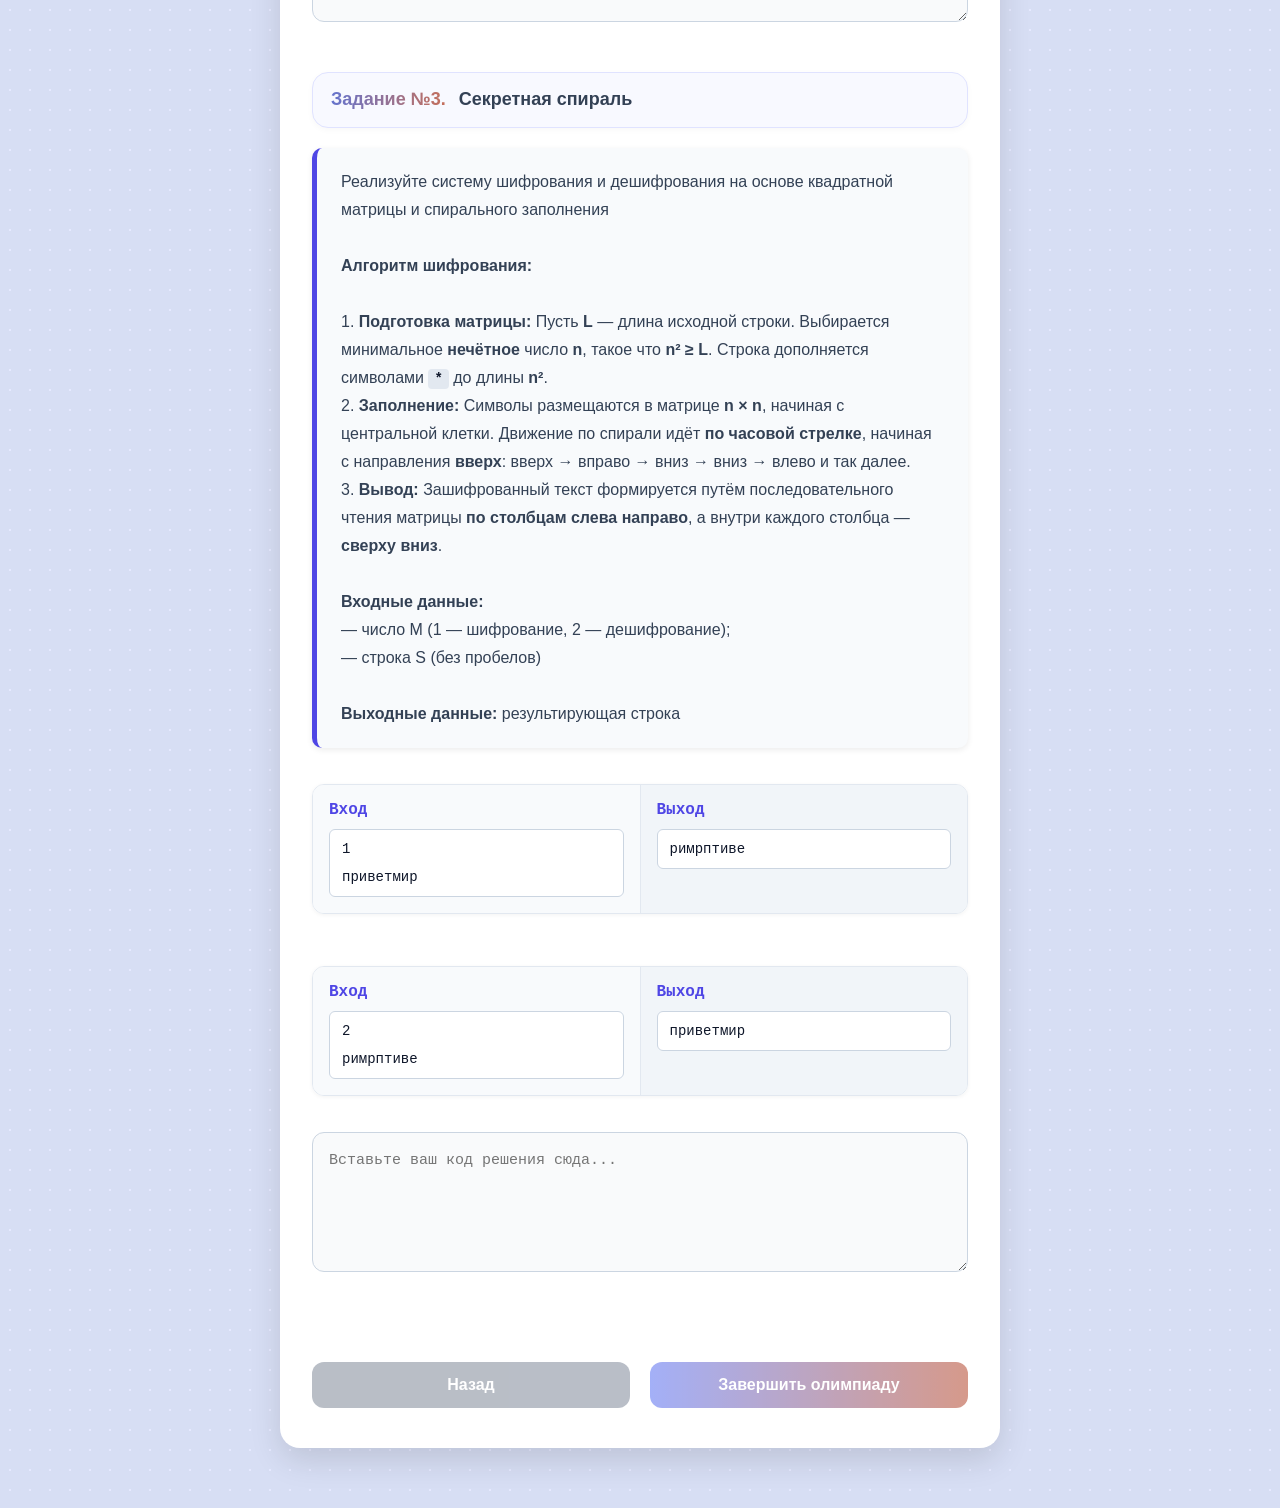
<file: practice_middle.html>
<!DOCTYPE html>
<html lang="ru">
	<head>
		<meta charset="UTF-8" />
		<meta name="viewport" content="width=device-width, initial-scale=1.0" />
		<title>Практические задания — Программирование</title>

		<link rel="stylesheet" href="style.css" />
		<link rel="stylesheet" href="practice.css" />
	</head>
	<body>
		<div class="container" id="practicePage">
			<h1>Блок «Программирование»</h1>

			<div class="tasks">
				<label>
					<span class="task-number">Задание №1.</span>
					Поиск собственных делителей числа
				</label>
				<p class="task-desc">
					Назовем <b>«собственными»</b> делителями числа все его делители, за исключением
					единицы и самого этого числа. Ваша задача — для заданного натурального числа
					<b>N</b> найти все такие делители. <br /><br />
					<b>Входные данные:</b> одно натуральное число N (1 ≤ N ≤ 2·10⁹)
					<br />
					<b>Выходные данные:</b> собственные делители в порядке возрастания либо строка
					<code>Простое число</code>, если таких делителей не существует
				</p>

				<div class="example-container">
					<div class="example-input">
						<h4>Вход</h4>
						<pre>12</pre>
					</div>
					<div class="example-output">
						<h4>Выход</h4>
						<pre>2 3 4 6</pre>
					</div>
				</div>

				<textarea
					id="task6"	
					class="code-input"
					placeholder="Вставьте ваш код решения сюда..."
				></textarea>

				<label>
					<span class="task-number">Задание №2.</span>
					Своя сортировка массива
				</label>
				<p class="task-desc">
					Дан массив из <b>N</b> целых чисел. Необходимо отсортировать массив в порядке
					возрастания <br /><br />
					<b>Ограничение:</b> запрещено использование стандартных библиотечных функций
					сортировки
					<br />
					Допускается реализация любого классического алгоритма сортировки (пузырьком,
					выбором, вставками, быстрой сортировки, сортировки слиянием)
					<br /><br />
					<b>Входные данные:</b> число N (1 ≤ N ≤ 1000), затем N целых чисел, разделённых пробелом (|aᵢ| ≤ 10⁹)
					<br />
					<b>Выходные данные:</b> отсортированный массив
				</p>
				<div class="example-container">
					<div class="example-input">
						<h4>Вход</h4>
						<pre>5
							3 1 4 1 5</pre>
					</div>
					<div class="example-output">
						<h4>Выход</h4>
						<pre>1 1 3 4 5</pre>
					</div>
				</div>
				<textarea
					id="task7"
					class="code-input"
					placeholder="Вставьте ваш код решения сюда..."
				></textarea>

				<label>
					<span class="task-number">Задание №3.</span>
					Секретная спираль
				</label>
				<p class="task-desc">
					Реализуйте систему шифрования и дешифрования на основе квадратной матрицы и
					спирального заполнения
					<br /><br />
					<b>Алгоритм шифрования:</b>
					<br /><br />
					1. <b>Подготовка матрицы:</b> Пусть <b>L</b> — длина исходной строки. Выбирается
					минимальное <b>нечётное</b> число <b>n</b>, такое что <b>n² ≥ L</b>. Строка
					дополняется символами <code>*</code> до длины <b>n²</b>.<br />
					2. <b>Заполнение:</b> Символы размещаются в матрице <b>n × n</b>, начиная с
					центральной клетки. Движение по спирали идёт <b>по часовой стрелке</b>, начиная
					с направления <b>вверх</b>: вверх → вправо → вниз → вниз → влево и так далее.<br />
					3. <b>Вывод:</b> Зашифрованный текст формируется путём последовательного чтения
					матрицы <b>по столбцам слева направо</b>, а внутри каждого столбца —
					<b>сверху вниз</b>.
					<br /><br />
					<b>Входные данные:</b>
					<br />
					— число M (1 — шифрование, 2 — дешифрование);
					<br />
					— строка S (без пробелов)
					<br /><br />
					<b>Выходные данные:</b> результирующая строка
				</p>
				<div class="example-container">
					<div class="example-input">
						<h4>Вход</h4>
						<pre>1
							приветмир</pre>
					</div>
					<div class="example-output">
						<h4>Выход</h4>
						<pre>римрптиве</pre>
					</div>
				</div>
				<div class="example-container">
					<div class="example-input">
						<h4>Вход</h4>
						<pre>2
							римрптиве</pre>
					</div>
					<div class="example-output">
						<h4>Выход</h4>
						<pre>приветмир</pre>
					</div>
				</div>
				<textarea
					id="task8"
					class="code-input"
					placeholder="Вставьте ваш код решения сюда..."
				></textarea>
				<div class="task-buttons">
					<button type="button" id="practiceBackBtn" style="background: #9ca3af">
						Назад
					</button>
					<button type="button" id="sendBtn">Завершить олимпиаду</button>
				</div>
			</div>
		</div>
		<div id="submitModal" class="modal hidden">
			<div class="modal-window">
				<h2>Подтверждение</h2>
				<p>
					Вы уверены, что хотите отправить ответы? После отправки изменить данные будет
					нельзя.
				</p>
				<div
					style="
						display: flex;
						justify-content: space-between;
						gap: 10px;
						margin-top: 20px;
					"
				>
					<button
						id="closeModalBtn"
						style="
							flex: 1;
							padding: 10px;
							border: none;
							border-radius: 8px;
							background: #9ca3af;
							color: white;
						"
					>
						Закрыть
					</button>
					<button
						id="confirmSubmitBtn"
						style="
							flex: 1;
							padding: 10px;
							border: none;
							border-radius: 8px;
							background: #7d8ff5;
							color: white;
						"
					>
						Отправить
					</button>
				</div>
			</div>
		</div>

		<script src="practice.js"></script>
	</body>
</html>
</file>
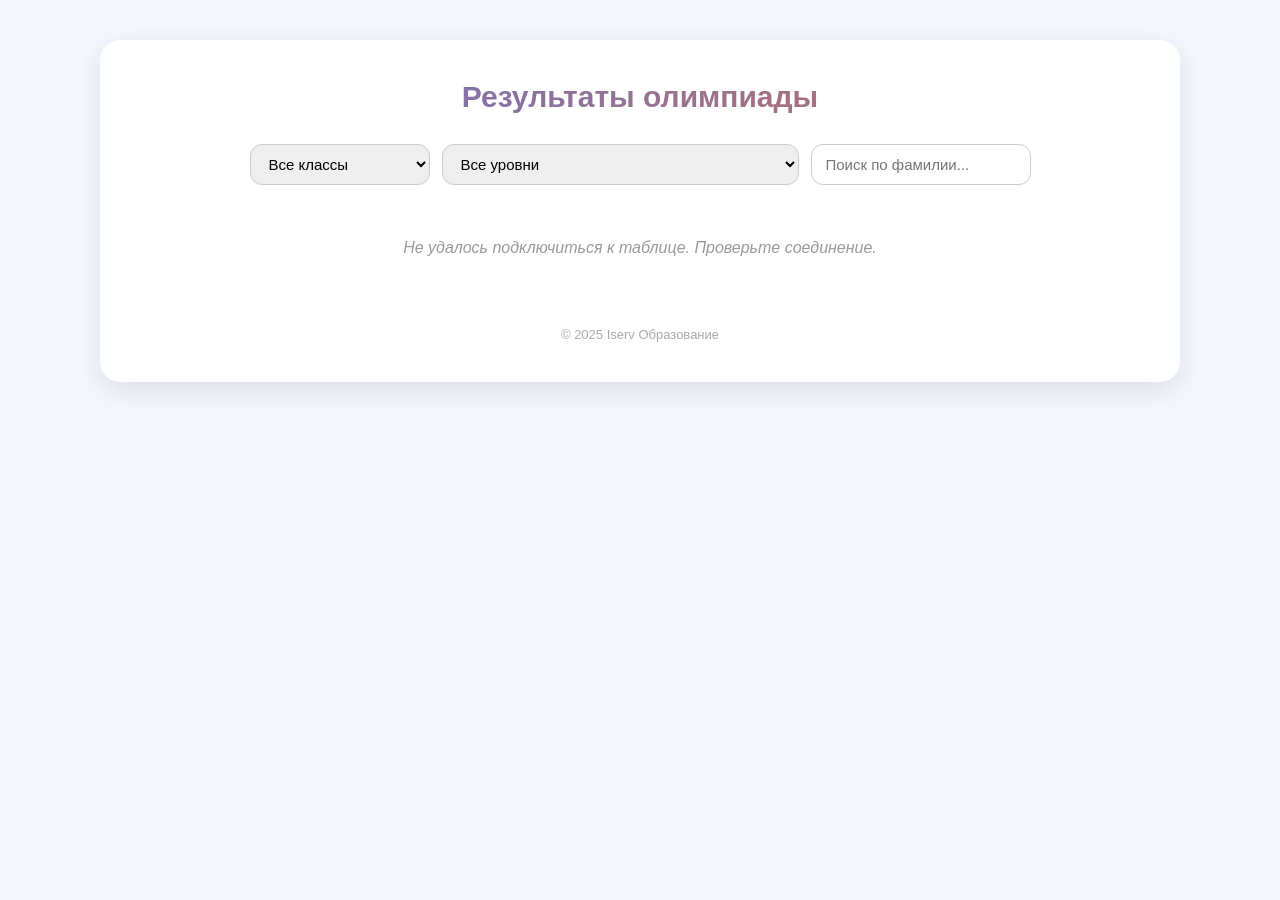
<file: result.html>
<!DOCTYPE html>
<html lang="ru">
  <head>
    <meta charset="UTF-8" />
    <meta name="viewport" content="width=device-width, initial-scale=1.0" />
    <title>Результаты олимпиады</title>
    <style>
      body {
        font-family: "Segoe UI", sans-serif;
        background: #f5f7ff;
        margin: 0;
        padding: 40px 20px;
        color: #333;
      }

      .container {
        max-width: 1000px;
        margin: 0 auto;
        background: white;
        border-radius: 20px;
        box-shadow: 0 8px 30px rgba(0, 0, 0, 0.1);
        padding: 40px;
      }

      h1 {
        text-align: center;
        background: linear-gradient(90deg, #6574cd, #c56f5a);
        -webkit-background-clip: text;
        -webkit-text-fill-color: transparent;
        font-size: 30px;
        margin-bottom: 30px;
        margin-top: 0px;
        font-weight: 700;
      }

      .subtitle {
        text-align: center;
        color: #777;
        margin-bottom: 30px;
      }

      .filter {
        display: flex;
        justify-content: center;
        margin-bottom: 24px;
        gap: 12px;
        flex-wrap: wrap;
      }

      .filter select,
      .filter input {
        padding: 10px 14px;
        border: 1px solid #ccc;
        border-radius: 12px;
        font-size: 15px;
        min-width: 180px;
      }

      .participants {
        margin-top: 20px;
      }

      .participant-item {
        background: #f9fafc;
        border: 1px solid #e0e0ff;
        border-radius: 16px;
        margin-bottom: 12px;
        cursor: pointer;
        transition: background 0.2s;
      }

      .participant-item:hover {
        background: #f0f4ff;
      }

      .participant-header {
        padding: 16px 20px;
        font-size: 16px;
        display: flex;
        justify-content: space-between;
        align-items: center;
        font-weight: 500;
        color: #333;
      }

      .participant-header::after {
        content: "+";
        font-size: 20px;
        color: #7d8ff5;
        font-weight: bold;
      }

      .participant-header.open::after {
        content: "−";
      }

      .participant-info {
        display: flex;
        gap: 12px;
        flex-wrap: wrap;
      }

      .num {
        font-weight: 700;
        color: #6574cd;
        min-width: 30px;
      }

      .details {
        display: none;
        padding: 20px;
        background: #f8faff;
        border-top: 1px dashed #bfcfff;
        border-radius: 0 0 16px 16px;
        color: #444;
        line-height: 1.6;
      }

      .details p {
        margin: 8px 0;
        font-size: 15px;
      }

      .details a {
        color: #7d8ff5;
        text-decoration: none;
      }

      .details a:hover {
        text-decoration: underline;
      }

      .empty {
        text-align: center;
        color: #999;
        padding: 30px;
        font-style: italic;
      }

      footer {
        text-align: center;
        margin-top: 40px;
        color: #aaa;
        font-size: 13px;
      }
    </style>
  </head>
  <body>
    <div class="container">
      <h1>Результаты олимпиады</h1>

      <div class="filter">
        <select id="classFilter">
          <option value="">Все классы</option>
          <option value="4">4 класс</option>
          <option value="5">5 класс</option>
          <option value="6">6 класс</option>
          <option value="7">7 класс</option>
          <option value="8">8 класс</option>
          <option value="9">9 класс</option>
          <option value="10">10 класс</option>
          <option value="11">11 класс</option>
        </select>

        <select id="levelFilter">
          <option value="">Все уровни</option>
          <option value="Сложность: Начальный уровень (5–6 класс)">Сложность: Начальный уровень (5–6 класс)</option>
          <option value="Сложность: Средний уровень (7–9 класс)">Сложность: Средний уровень (7–9 класс)</option>
        </select>

        <input type="text" id="searchInput" placeholder="Поиск по фамилии..." />
      </div>

      <div class="participants" id="participantsList">
        <div class="empty">Загрузка данных...</div>
      </div>

      <footer>© 2025 Iserv Образование</footer>
    </div>

    <script>
const participantsList = document.getElementById("participantsList");
let allData = []; // все участники

function embedScratchProject(url) {
    if (!url) return "<p><em>Проект не загружен</em></p>";
    try {
        const match = url.trim().match(/\/projects\/(\d+)/);
        if (!match) return "<p><em>Некорректная ссылка</em></p>";
        const projectId = match[1];
        return `
        <div style="text-align: center; margin: 10px 0;">
            <iframe 
                src="https://scratch.mit.edu/projects/${projectId}/embed"
                width="485" 
                height="402" 
                style="border: none; border-radius: 12px; box-shadow: 0 4px 12px rgba(0,0,0,0.15); max-width: 100%;"
                frameborder="0" scrolling="no" allowfullscreen
                allow="clipboard-read; clipboard-write">
            </iframe>
            <p style="margin-top: 8px; font-size: 13px; color: #666;">
                <a href="${url}" target="_blank" style="color: #7d8ff5;">Открыть в новой вкладке</a>
            </p>
        </div>`;
    } catch (e) {
        return "<p><em>Ошибка при загрузке проекта</em></p>";
    }
}

// Загрузка данных
async function loadData() {
    participantsList.innerHTML = '<div class="empty">Загрузка данных...</div>';
    try {
        const response = await fetch(
            "https://script.google.com/macros/s/AKfycbwoYk_H0hwgpuQnmxJ7XvTd9R8Td7vK-_AW4azseoItXZU-oPH9PMiy3jRhNcIoJvPB/exec"
        );
        const result = await response.json();

        console.log("Данные с Google Script:", result);

        if (result.error) {
            participantsList.innerHTML = `<div class="empty">Ошибка загрузки: ${result.details}</div>`;
            return;
        }

        allData = result.data;
        renderList(allData);
    } catch (err) {
        participantsList.innerHTML = `<div class="empty">Не удалось подключиться к таблице. Проверьте соединение.</div>`;
        console.error(err);
    }
}

// Отрисовка списка участников
function renderTaskContent(taskValue) {
    if (!taskValue) return "<p><em>Задание не выполнено</em></p>";

    // Преобразуем в строку
    const valueStr = String(taskValue).trim();

    const scratchMatch = valueStr.match(/\/projects\/(\d+)/);
    if (scratchMatch) {
        const projectId = scratchMatch[1];
        return `
        <div style="text-align: center; margin: 10px 0;">
            <iframe 
                src="https://scratch.mit.edu/projects/${projectId}/embed"
                width="485" height="402"
                style="border: none; border-radius: 12px; box-shadow: 0 4px 12px rgba(0,0,0,0.15); max-width: 100%;"
                frameborder="0" scrolling="no" allowfullscreen
                allow="clipboard-read; clipboard-write">
            </iframe>
            <p style="margin-top: 8px; font-size: 13px; color: #666;">
                <a href="${valueStr}" target="_blank" style="color: #7d8ff5;">Открыть в новой вкладке</a>
            </p>
        </div>`;
    } else {
        return `<pre style="background:#f8faff; padding:10px; border-radius:8px; overflow-x:auto;">${valueStr}</pre>`;
    }
}


function renderList(data) {
    if (!data || data.length === 0) {
        participantsList.innerHTML = `<div class="empty">Нет участников по заданным критериям</div>`;
        return;
    }

    participantsList.innerHTML = data
        .map((item, index) => `
        <div class="participant-item" data-index="${index}">
            <div class="participant-header">
                <div class="participant-info">
                    <span class="num">${index + 1}.</span>
                    <span><strong>${item.familiya || ""} ${item.imya || ""} ${item.otchestvo || ""}</strong></span>
                    <span>· ${item.class || "?"} класс</span>
                    <span>· ${item.telephon || "Телефон не указан"}</span>
                    <span>· ${item.vremya || "—"}</span>
                </div>
            </div>
            <div class="details">
                <p><strong>Задание 1:</strong> ${item.q1 || "—"}</p>
                <p><strong>Задание 2:</strong> ${item.q2 || "—"}</p>
                <p><strong>Задание 3:</strong> ${item.q3 || "—"}</p>
                <p><strong>Задание 4:</strong> ${item.q4 || "—"}</p>
                <p><strong>Задание 5:</strong> ${item.q5 || "—"}</p>

                <!-- Задание 6 -->
                <p><strong>Задание 6:</strong></p>
                ${renderTaskContent(item.task6)}

                <!-- Задание 7 -->
                <p><strong>Задание 7:</strong></p>
                ${renderTaskContent(item.task7)}

                <!-- Задание 8 -->
                <p><strong>Задание 8:</strong></p>
                ${renderTaskContent(item.task8)}
            </div>
        </div>
    `).join("");

    // Обработчики кликов по заголовку
    document.querySelectorAll(".participant-header").forEach((header) => {
        header.addEventListener("click", function () {
            const details = this.nextElementSibling;
            details.style.display =
                details.style.display === "block" ? "none" : "block";
        });
    });
}

// Загружаем данные при старте
window.addEventListener("load", loadData);
</script>

  </body>
</html>
</file>
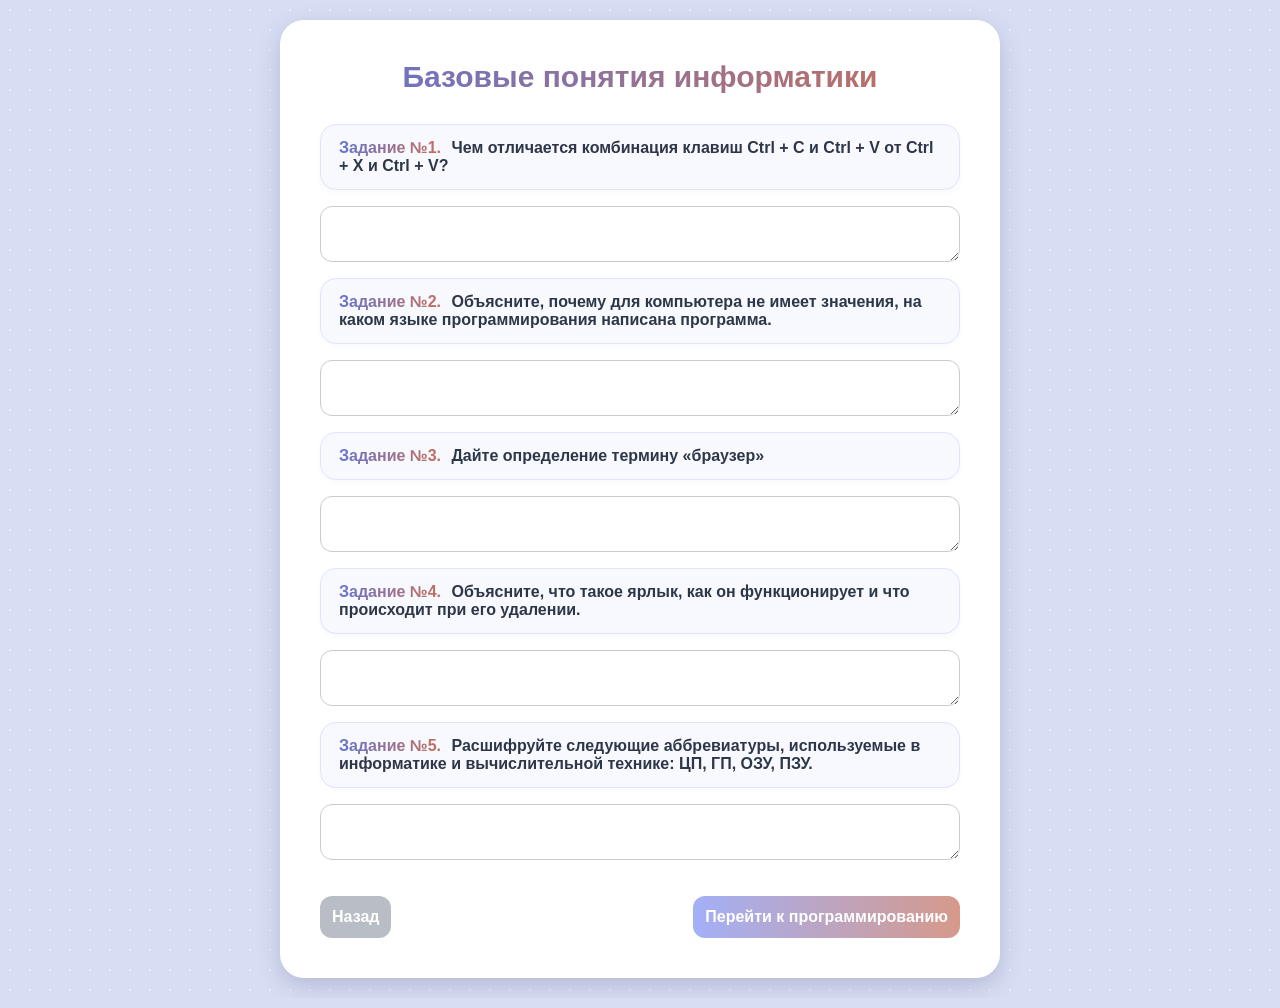
<file: theory.html>
<!DOCTYPE html>
<html lang="ru">
	<head>
		<meta charset="UTF-8" />
		<meta name="viewport" content="width=device-width, initial-scale=1.0" />
		<title>Теоретические задания</title>
		<link rel="stylesheet" href="style.css" />
	</head>

	<body>
		<div class="container large">
			<h1>Базовые понятия информатики</h1>

			<div class="tasks">
				<label>
					<span class="task-number">Задание №1.</span> Чем отличается комбинация клавиш
					Ctrl + C и Ctrl + V от Ctrl + X и Ctrl + V?
				</label>
				<textarea id="q1"></textarea>

				<label>
					<span class="task-number">Задание №2.</span> Объясните, почему для компьютера не
					имеет значения, на каком языке программирования написана программа.
				</label>
				<textarea id="q2"></textarea>

				<label>
					<span class="task-number">Задание №3.</span> Дайте определение термину «браузер»
				</label>
				<textarea id="q3"></textarea>

				<label>
					<span class="task-number">Задание №4.</span> Объясните, что такое ярлык, как он
					функционирует и что происходит при его удалении.
				</label>
				<textarea id="q4"></textarea>

				<label>
					<span class="task-number">Задание №5.</span> Расшифруйте следующие аббревиатуры,
					используемые в информатике и вычислительной технике: ЦП, ГП, ОЗУ, ПЗУ.
				</label>
				<textarea id="q5"></textarea>

				<div class="row">
					<button id="backBtn" class="gray">Назад</button>
					<button id="toGuideBtn">Перейти к программированию</button>
				</div>
			</div>
		</div>

		<script src="theory.js"></script>
	</body>
</html>
</file>
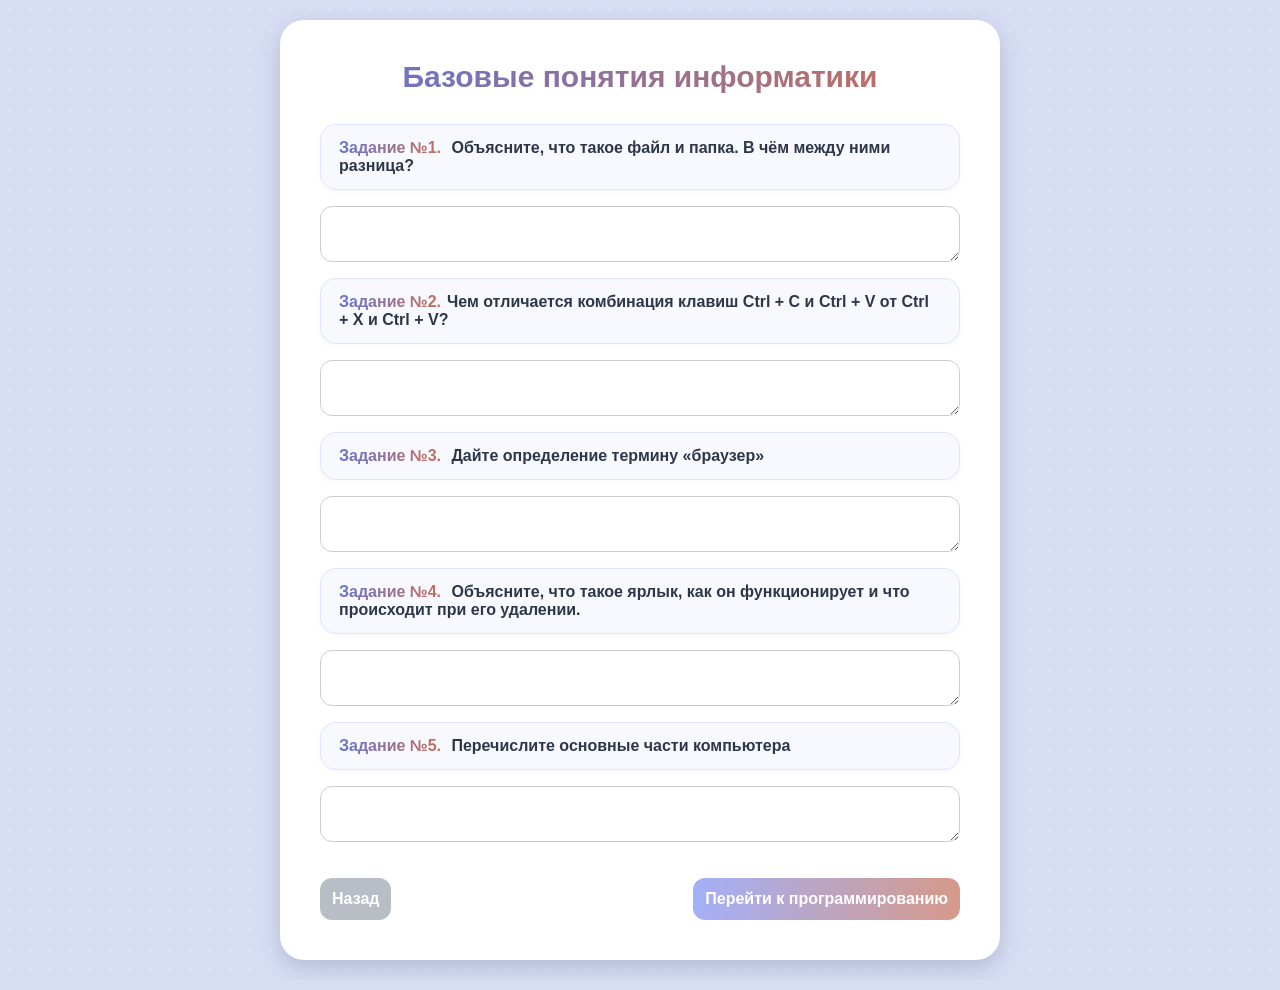
<file: theory_beginner.html>
<!DOCTYPE html>
<html lang="ru">
	<head>
		<meta charset="UTF-8" />
		<meta name="viewport" content="width=device-width, initial-scale=1.0" />
		<title>Теоретические задания</title>
		<link rel="stylesheet" href="style.css" />
	</head>

	<body>
		<div class="container large">
			<h1>Базовые понятия информатики</h1>

			<div class="tasks">
				<label>
					<span class="task-number">Задание №1.</span> Объясните, что такое файл и папка. В чём между ними разница?
				</label>
				<textarea id="q1"></textarea>

				<label>
					<span class="task-number">Задание №2.</span>Чем отличается комбинация клавиш Ctrl + C и Ctrl + V от Ctrl + X и Ctrl + V?
				</label>
				<textarea id="q2"></textarea>

				<label>
					<span class="task-number">Задание №3.</span> Дайте определение термину «браузер»
				</label>
				<textarea id="q3"></textarea>

				<label>
					<span class="task-number">Задание №4.</span> Объясните, что такое ярлык, как он
					функционирует и что происходит при его удалении.
				</label>
				<textarea id="q4"></textarea>

				<label>
					<span class="task-number">Задание №5.</span> Перечислите основные части компьютера
				</label>
				<textarea id="q5"></textarea>

				<div class="row">
					<button id="backBtn" class="gray">Назад</button>
					<button id="toGuideBtn">Перейти к программированию</button>
				</div>
			</div>
		</div>

		<script src="theory.js"></script>
	</body>
</html>
</file>
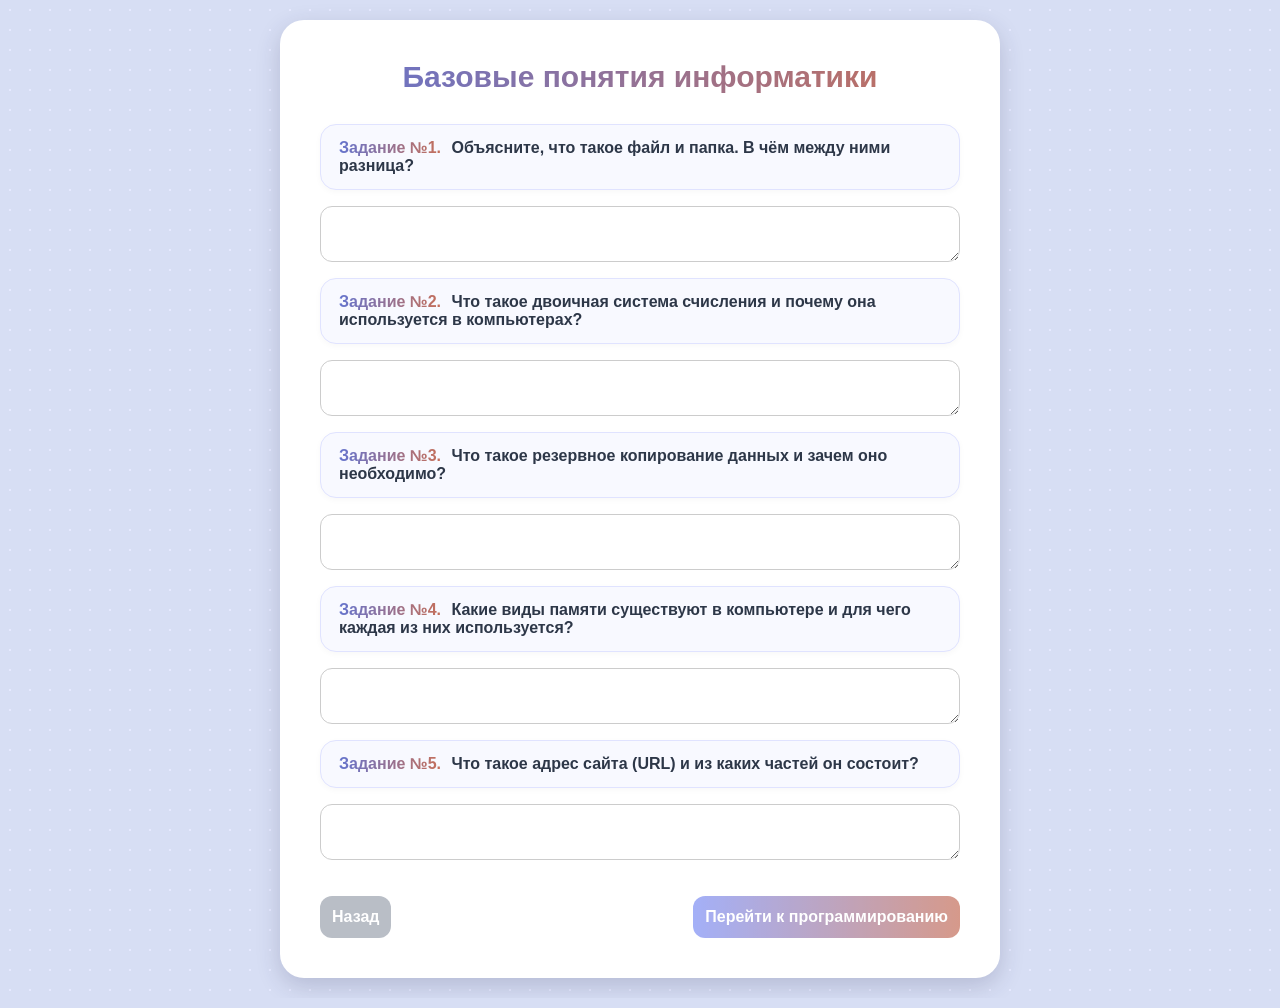
<file: theory_middle.html>
<!DOCTYPE html>
<html lang="ru">
	<head>
		<meta charset="UTF-8" />
		<meta name="viewport" content="width=device-width, initial-scale=1.0" />
		<title>Теоретические задания</title>
		<link rel="stylesheet" href="style.css" />
	</head>

	<body>
		<div class="container large">
			<h1>Базовые понятия информатики</h1>

			<div class="tasks">
				<label>
					<span class="task-number">Задание №1.</span> Объясните, что такое файл и папка. В чём между ними разница?
				</label>
				<textarea id="q1"></textarea>

				<label>
					<span class="task-number">Задание №2.</span> Что такое двоичная система счисления и почему она используется в компьютерах?
				</label>
				<textarea id="q2"></textarea>

				<label>
					<span class="task-number">Задание №3.</span> Что такое резервное копирование данных и зачем оно необходимо?
				</label>
				<textarea id="q3"></textarea>

				<label>
					<span class="task-number">Задание №4.</span> Какие виды памяти существуют в компьютере и для чего каждая из них используется?
				</label>
				<textarea id="q4"></textarea>

				<label>
					<span class="task-number">Задание №5.</span> Что такое адрес сайта (URL) и из каких частей он состоит?
				</label>
				<textarea id="q5"></textarea>

				<div class="row">
					<button id="backBtn" class="gray">Назад</button>
					<button id="toGuideBtn">Перейти к программированию</button>
				</div>
			</div>
		</div>

		<script src="theory.js"></script>
	</body>
</html>
</file>
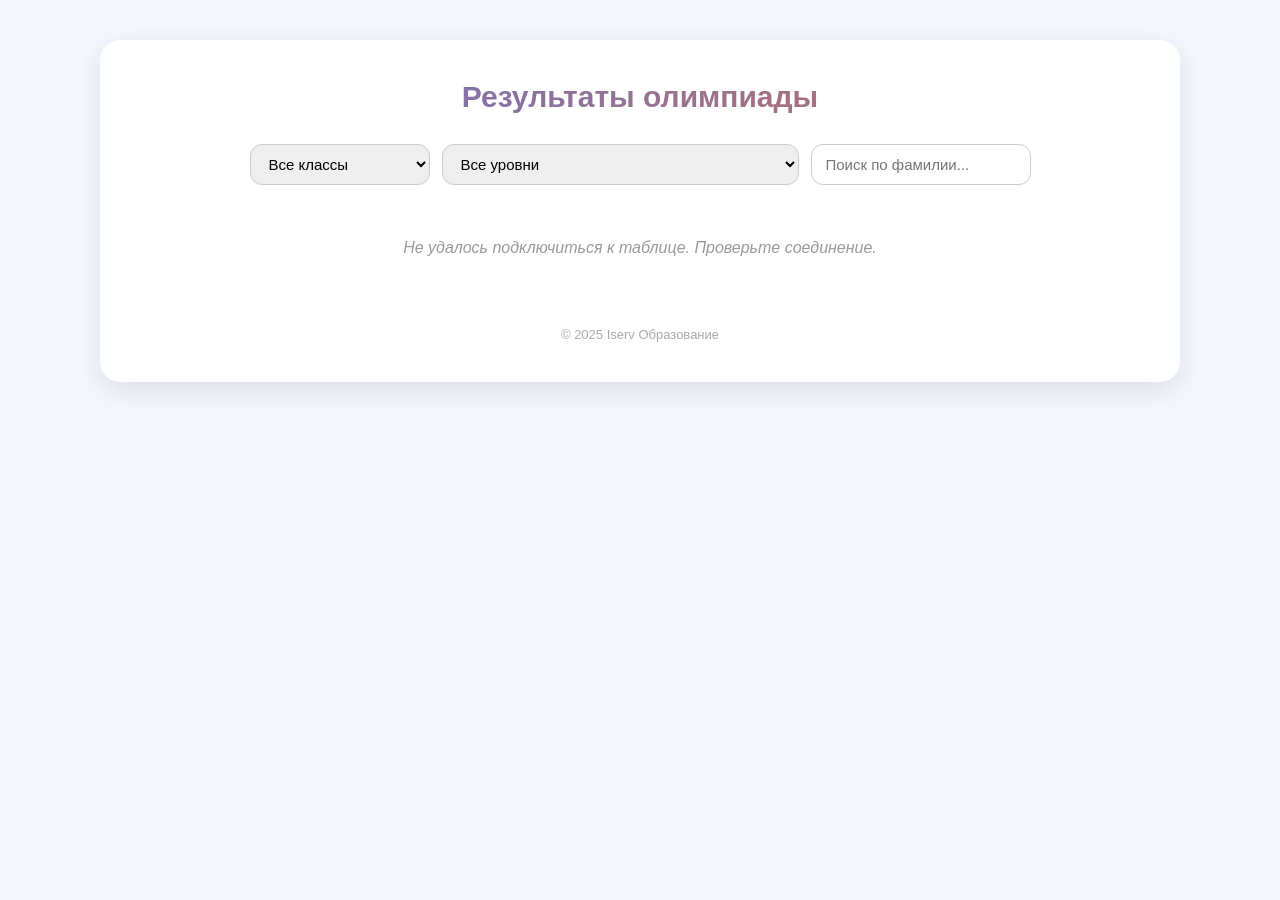
<file: Archive/result.html>
<!DOCTYPE html>
<html lang="ru">
  <head>
    <meta charset="UTF-8" />
    <meta name="viewport" content="width=device-width, initial-scale=1.0" />
    <title>Результаты олимпиады</title>
    <style>
      body {
        font-family: "Segoe UI", sans-serif;
        background: #f5f7ff;
        margin: 0;
        padding: 40px 20px;
        color: #333;
      }

      .container {
        max-width: 1000px;
        margin: 0 auto;
        background: white;
        border-radius: 20px;
        box-shadow: 0 8px 30px rgba(0, 0, 0, 0.1);
        padding: 40px;
      }

      h1 {
        text-align: center;
        background: linear-gradient(90deg, #6574cd, #c56f5a);
        -webkit-background-clip: text;
        -webkit-text-fill-color: transparent;
        font-size: 30px;
        margin-bottom: 30px;
        margin-top: 0px;
        font-weight: 700;
      }

      .subtitle {
        text-align: center;
        color: #777;
        margin-bottom: 30px;
      }

      .filter {
        display: flex;
        justify-content: center;
        margin-bottom: 24px;
        gap: 12px;
        flex-wrap: wrap;
      }

      .filter select,
      .filter input {
        padding: 10px 14px;
        border: 1px solid #ccc;
        border-radius: 12px;
        font-size: 15px;
        min-width: 180px;
      }

      .participants {
        margin-top: 20px;
      }

      .participant-item {
        background: #f9fafc;
        border: 1px solid #e0e0ff;
        border-radius: 16px;
        margin-bottom: 12px;
        cursor: pointer;
        transition: background 0.2s;
      }

      .participant-item:hover {
        background: #f0f4ff;
      }

      .participant-header {
        padding: 16px 20px;
        font-size: 16px;
        display: flex;
        justify-content: space-between;
        align-items: center;
        font-weight: 500;
        color: #333;
      }

      .participant-header::after {
        content: "+";
        font-size: 20px;
        color: #7d8ff5;
        font-weight: bold;
      }

      .participant-header.open::after {
        content: "−";
      }

      .participant-info {
        display: flex;
        gap: 12px;
        flex-wrap: wrap;
      }

      .num {
        font-weight: 700;
        color: #6574cd;
        min-width: 30px;
      }

      .details {
        display: none;
        padding: 20px;
        background: #f8faff;
        border-top: 1px dashed #bfcfff;
        border-radius: 0 0 16px 16px;
        color: #444;
        line-height: 1.6;
      }

      .details p {
        margin: 8px 0;
        font-size: 15px;
      }

      .details a {
        color: #7d8ff5;
        text-decoration: none;
      }

      .details a:hover {
        text-decoration: underline;
      }

      .empty {
        text-align: center;
        color: #999;
        padding: 30px;
        font-style: italic;
      }

      footer {
        text-align: center;
        margin-top: 40px;
        color: #aaa;
        font-size: 13px;
      }
    </style>
  </head>
  <body>
    <div class="container">
      <h1>Результаты олимпиады</h1>

      <div class="filter">
        <select id="classFilter">
          <option value="">Все классы</option>
          <option value="4">4 класс</option>
          <option value="5">5 класс</option>
          <option value="6">6 класс</option>
          <option value="7">7 класс</option>
          <option value="8">8 класс</option>
          <option value="9">9 класс</option>
          <option value="10">10 класс</option>
          <option value="11">11 класс</option>
        </select>

        <select id="levelFilter">
          <option value="">Все уровни</option>
          <option value="Сложность: Начальный уровень (5–6 класс)">Сложность: Начальный уровень (5–6 класс)</option>
          <option value="Сложность: Средний уровень (7–9 класс)">Сложность: Средний уровень (7–9 класс)</option>
        </select>

        <input type="text" id="searchInput" placeholder="Поиск по фамилии..." />
      </div>

      <div class="participants" id="participantsList">
        <div class="empty">Загрузка данных...</div>
      </div>

      <footer>© 2025 Iserv Образование</footer>
    </div>

    <script>
      const participantsList = document.getElementById("participantsList");
      const classFilter = document.getElementById("classFilter");
      const searchInput = document.getElementById("searchInput");
      let allData = []; // Храним все данные

      // === Функция: извлекает ID проекта и возвращает iframe ===
      function embedScratchProject(url) {
        try {
          const match = url.trim().match(/\/projects\/(\d+)/);
          if (!match) {
            return "<p><em>Некорректная ссылка</em></p>";
          }
          const projectId = match[1];
          const iframe = `
        <div style="text-align: center; margin: 10px 0;">
            <iframe 
            src="https://scratch.mit.edu/projects/${projectId}/embed"
            width="485" 
            height="402" 
            style="
                border: none; 
                border-radius: 12px; 
                box-shadow: 0 4px 12px rgba(0, 0, 0, 0.15);
                max-width: 100%;
            "
            frameborder="0" 
            scrolling="no" 
            allowfullscreen
            allow="clipboard-read; clipboard-write"
            ></iframe>
            <p style="margin-top: 8px; font-size: 13px; color: #666;">
            <a href="${url}" target="_blank" style="color: #7d8ff5;">Открыть в новой вкладке</a>
            </p>
        </div>
        `;
          return iframe;
        } catch (e) {
          return "<p><em>Ошибка при загрузке проекта</em></p>";
        }
      }

      // Загрузка данных из Google Sheets
      async function loadData() {
        try {
          participantsList.innerHTML =
            '<div class="empty">Загрузка данных...</div>';

          const response = await fetch(
            "https://script.google.com/macros/s/AKfycbwoYk_H0hwgpuQnmxJ7XvTd9R8Td7vK-_AW4azseoItXZU-oPH9PMiy3jRhNcIoJvPB/exec"
          );
          const result = await response.json();

          if (result.error) {
            participantsList.innerHTML = `<div class="empty">Ошибка загрузки: ${result.details}</div>`;
            console.error(result);
            return;
          }

          allData = result.data;
          filterData(); // Отображаем данные
        } catch (err) {
          participantsList.innerHTML = `<div class="empty">Не удалось подключиться к таблице. Проверьте соединение.</div>`;
          console.error(err);
        }
      }

      function renderList(data) {
        if (!data || data.length === 0) {
          participantsList.innerHTML = `<div class="empty">Нет участников по заданным критериям</div>`;
          return;
        }

        participantsList.innerHTML = data
          .map(
            (item, index) => `
            <div class="participant-item" data-index="${index}">
            <div class="participant-header">
                <div class="participant-info">
                <span class="num">${index + 1}.</span>
                <span><strong>${item.familiya || ""} ${item.imya || ""} ${
              item.otchestvo || ""
            }</strong></span>
                <span>· ${item.class || "?"} класс</span>
                <span>· ${item.telephon || "Телефон не указан"}</span>
                <span>· ${item.vremya || "—"}</span>
                </div>
            </div>
            <div class="details">
                <p><strong>Задание 1:</strong> ${item.q1 || "—"}</p>
                <p><strong>Задание 2:</strong> ${item.q2 || "—"}</p>
                <p><strong>Задание 3:</strong> ${item.q3 || "—"}</p>
                <p><strong>Задание 4:</strong> ${item.q4 || "—"}</p>
                <p><strong>Задание 5:</strong> ${item.q5 || "—"}</p>

                <!-- Задание 6 -->
                <p><strong>Задание 6 (DVD):</strong></p>
                ${
                  item.task6
                    ? embedScratchProject(item.task6)
                    : "<p><em>Проект не загружен</em></p>"
                }

                <!-- Задание 7 -->
                <p><strong>Задание 7 (Секундомер):</strong></p>
                ${
                  item.task7
                    ? embedScratchProject(item.task7)
                    : "<p><em>Проект не загружен</em></p>"
                }

                <!-- Задание 8 -->
                <p><strong>Задание 8 (Крестики-нолики):</strong></p>
                ${
                  item.task8
                    ? embedScratchProject(item.task8)
                    : "<p><em>Проект не загружен</em></p>"
                }
            </div>
            </div>
        `
          )
          .join("");

        // Обработчики кликов
        document.querySelectorAll(".participant-header").forEach((header) => {
          header.addEventListener("click", function () {
            const details = this.nextElementSibling;
            details.style.display =
              details.style.display === "block" ? "none" : "block";
          });
        });
      }

      function filterData() {
        const classValue = classFilter.value;
        const levelValue = levelFilter.value; // "Начальный" или "Средний"
        const searchValue = searchInput.value.toLowerCase().trim();

        let filtered = allData;

        // Фильтр по классу
        if (classValue) {
            filtered = filtered.filter(d => d.class == classValue);
        }

        // Фильтр по уровню сложности
        if (levelValue) {
            filtered = filtered.filter(d => {
            const slozhnost = d.slojnost || '';
            if (levelValue === "Сложность: Начальный уровень (5–6 класс)") return slozhnost.includes("Сложность: Начальный уровень (5–6 класс)");
            if (levelValue === "Сложность: Средний уровень (7–9 класс)") return slozhnost.includes("Сложность: Средний уровень (7–9 класс)");
            return false;
            });
        }

        // Поиск по ФИО
        if (searchValue) {
            filtered = filtered.filter(d => 
            (d.familiya || '').toLowerCase().includes(searchValue) ||
            (d.imya || '').toLowerCase().includes(searchValue) ||
            (d.otchestvo || '').toLowerCase().includes(searchValue)
            );
        }

        renderList(filtered);
        }


      // Слушатели
      classFilter.addEventListener("change", filterData);
      levelFilter.addEventListener("change", filterData);
      searchInput.addEventListener("input", filterData);

      // Загрузка при старте
      window.addEventListener("load", loadData);
    </script>
  </body>
</html>
</file>
<file: style.css>
/* Глобальный сброс */
* { margin: 0; padding: 0; box-sizing: border-box; }

body {
    font-family: "Segoe UI", sans-serif;
    background-color: #d7def4;
    display: flex;
    justify-content: center;
    align-items: center;
    min-height: 100vh;
    padding: 20px;
    background-image: radial-gradient(circle, #e6e9ff 1px, transparent 1px);
    background-size: 20px 20px;
}

/* Универсальный контейнер */
.container {
    background: #fff;
    border-radius: 24px;
    box-shadow: 0 8px 24px rgba(44,44,84,.2);
    padding: 40px;
    text-align: center;
}

/* Модификаторы ширины */
.container.small { width: 480px; }
.container.large { width: 720px; }

/* Заголовки */
h1 {
    background: linear-gradient(90deg, #6574cd, #c56f5a);
    background-clip: text;
    -webkit-text-fill-color: transparent;
    font-size: 30px;
    margin-bottom: 30px;
    font-weight: 700;
}

/* Формы */
form, .tasks {
    display: flex;
    flex-direction: column;
    gap: 16px;
    text-align: left;
}

/* Поля */
input, select, textarea {
	resize: vertical;
    padding: 10px 14px;
    border: 1px solid #ccc;
    border-radius: 12px;
    font-size: 15px;
    transition: 0.2s;
}

input:focus, select:focus, textarea:focus {
    border-color: #7d8ff5;
    outline: none;
    box-shadow: 0 0 8px rgba(125,143,245,.3);
}
/* Кнопки */
button {
    background: linear-gradient(90deg,#7d8ff5,#c56f5a);
    color: #fff;
    border: none;
    border-radius: 12px;
    padding: 12px;
    font-size: 16px;
    cursor: pointer;
    font-weight: 600;
    opacity: .7;
    transition: .3s;
}

button:hover { opacity: .9; transform: scale(1.02); }

button.gray {
    background: #9ca3af;
}
footer {
    margin-top: 12px;
    font-size: 12px;
    color: #999;
    text-align: center;
}
/* Сложность */
.difficulty {
    background: #f0f2ff;
    border: 1px dashed #a0a8e8;
    border-radius: 12px;
    padding: 12px;
    font-weight: 600;
}

/* Строки */
.row {
    display: flex;
    justify-content: space-between;
    margin-top: 20px;
}

/* === Улучшенные вопросы: карточки + выделение номера === */
.tasks label {
    background: #f8f9ff;
    border: 1px solid #e0e3ff;
    border-radius: 16px;
    padding: 14px 18px;
    font-weight: 600;
    color: #2d3748;
    box-shadow: 0 2px 6px rgba(0, 0, 0, 0.03);
    transition: 0.2s;
    display: block;
}

.tasks label:hover {
    background: #f0f3ff;
    border-color: #c5d1ff;
}

/* Выделение номера задания */
.task-number {
    font-weight: 800;
    background: linear-gradient(90deg, #6574cd, #c56f5a);
    background-clip: text;
    -webkit-text-fill-color: transparent;
    margin-right: 6px;
    font-size: 16px;
}

/* Методические указания */
#methodPage {
  width: 720px;
  max-width: 95vw;
  padding: 40px 32px;
}

.method-intro {
  text-align: center;
  margin-bottom: 32px;
}

.method-intro p {
  font-size: 18px;
  color: #555;
}

.method-intro a {
  font-size: 18px;
  color: #7d8ff5;
  font-weight: 500;
  text-decoration: none;
}

.method-block {
  background: #f0f7ff;
  border-radius: 16px;
  padding: 24px;
  margin-bottom: 28px;
  box-shadow: 0 2px 10px rgba(0,0,0,0.06);
  border: 1px solid #d0e5ff;
  text-align: left;
}

.method-block h3 {
  color: #6574cd;
  font-size: 20px;
  margin-top: 0;
  margin-bottom: 12px;
}

.method-img {
  text-align: center;
  margin: 16px 0;
}

.method-img img {
  max-width: 100%;
  border-radius: 12px;
  border: 1px solid #b8d9ff;
}

.method-warning {
  background: #e6f7ff;
  border-left: 4px solid #1890ff;
  padding: 12px;
  border-radius: 8px;
  margin-top: 16px;
  font-size: 15px;
  color: #1890ff;
}

.method-buttons {
  display: flex;
  justify-content: space-between;
  margin-top: 24px;
}


/* Практические задания */
.task-img {
  text-align: center;
  margin: 16px 0;
}

.task-img img {
  max-width: 100%;
  border-radius: 12px;
  border: 2px solid #e0e0ff;
}

.task-buttons {
  display: flex;
  justify-content: space-between;
  margin-top: 24px;
}

/* Фон модалки */
.modal {
    position: fixed;
    top: 0;
    left: 0;
    width: 100%;
    height: 100%;
    background: rgba(0, 0, 0, 0.5);
    display: none; /* по умолчанию скрыта */
    justify-content: center;
    align-items: center;
    z-index: 1000;
}

/* Окно */
.modal-window {
    background: white;
    padding: 40px;
    border-radius: 12px;
    text-align: center;
    width: 90%;
    max-width: 400px;
}

/* Скрыть элемент */
.hidden {
    display: none !important;
}
/* ===== Методические блоки — текст внутри ===== */
.method-block p,
.method-block ul,
.method-block ol {
    font-size: 15.5px;           /* комфортный размер текста */
    line-height: 1.75;           /* увеличенное межстрочное расстояние для читаемости */
    color: #374151;               /* мягкий темный цвет */
    margin-bottom: 16px;          /* расстояние между параграфами */
}

/* Списки внутри блоков */
.method-block ul,
.method-block ol {
    padding-left: 24px;           /* отступ слева */
}

.method-block li {
    margin-bottom: 8px;           /* расстояние между пунктами */
}

/* Жирный текст и акценты */
.method-block strong {
    color: #1f2937;               /* чуть темнее для акцента */
    font-weight: 600;
}

/* Кодовые вставки */
.method-block code {
    background: #e2e8f0;
    color: #0f172a;
    padding: 2px 6px;
    border-radius: 4px;
    font-size: 14px;
    font-family: "Courier New", monospace;
}

/* Заголовки внутри блока */
.method-block h3 {
    font-size: 20px;
    font-weight: 700;
    margin-bottom: 12px;
    color: #4f46e5;               /* градиент можно оставить для выделения */
}

/* Изображения и видео */
.method-block .method-img {
    margin: 16px 0;
    text-align: center;
}

.method-block .method-img img,
.method-block .method-img video {
    max-width: 100%;
    border-radius: 12px;
    border: 1px solid #b8d9ff;
}

/* Важные примечания */
.method-warning {
    background: #e6f7ff;
    border-left: 4px solid #1890ff;
    padding: 12px 16px;
    border-radius: 8px;
    font-size: 15px;
    color: #0c4a6e;
    margin-top: 12px;
    line-height: 1.6;
}

/* Ссылки внутри блоков */
.method-block a {
    color: #6366f1;
    text-decoration: none;
    font-weight: 500;
}

.method-block a:hover {
    text-decoration: underline;
}
.description-label{
    margin-top: -20px;
    margin-bottom: 20px;
    text-align: center;
    font-size: 14px;
    color: #555;
}
</file>
<file: practice.css>
/* ===============================
   СТРАНИЦА «ПРОГРАММИРОВАНИЕ»
   =============================== */

#practicePage {
	width: 720px;
	max-width: 95vw;
	margin: 40px auto;
	padding: 40px 32px;

	background: #ffffff;
	border-radius: 20px;
	box-shadow: 0 12px 32px rgba(0, 0, 0, 0.12);
}

/* Заголовок */
#practicePage h1 {
	text-align: center;
	font-size: 30px;
	font-weight: 700;
	margin-bottom: 48px;
}

/* Список заданий */
#practicePage .tasks {
	display: flex;
	flex-direction: column;
	gap: 20px;
}

/* Заголовок задания */
#practicePage label {
	display: block;
	font-size: 18px;
	font-weight: 700;
	color: #334155;
	line-height: 1.4;
}


/* Номер задания */
#practicePage .task-number {
	font-size: 18px;
	font-weight: 800;
	color: #4f46e5;
	margin-right: 8px;
}


/* Текст условия */
#practicePage .task-desc {
    
	text-align: left;
	font-size: 16px;
	line-height: 1.75;
	color: #334155;

	background: #f8fafc;
	border-left: 5px solid #4f46e5;
	padding: 20px 24px;
	border-radius: 10px;

	box-shadow: 0 2px 6px rgba(0, 0, 0, 0.08);
}

/* Код и значения */
#practicePage .task-desc code {
	background: #e2e8f0;
	padding: 2px 6px;
	border-radius: 4px;
	font-size: 14px;
	font-weight: 600;
	color: #0f172a;
}

/* Поле для кода */
#practicePage .code-input {
	width: 100%;
	min-height: 140px;
    margin-bottom: 30px;

	font-family: "Courier New", monospace;
	font-size: 15px;
	line-height: 1.55;

	padding: 16px;
	border-radius: 12px;
	border: 1px solid #cbd5e1;
	background: #f9fafb;

	resize: vertical;
}

#practicePage .code-input:focus {
	outline: none;
	border-color: #6366f1;
	box-shadow: 0 0 0 3px rgba(99, 102, 241, 0.2);
}

/* Кнопки */
#practicePage .task-buttons {
	display: flex;
	justify-content: space-between;
	gap: 20px;
	margin-top: 40px;
}

#practicePage .task-buttons button {
	flex: 1;
	padding: 14px 0;
	font-size: 16px;
	font-weight: 600;
	border-radius: 12px;
}

/* Пример работы программы — две колонки: Вход / Выход */
#practicePage .example-container {
    display: flex;
    border: 1px solid #e2e8f0;
    border-radius: 12px;
    overflow: hidden;
    margin: 16px 0;
    font-family: "Courier New", monospace;
    font-size: 15px;
    box-shadow: 0 1px 4px rgba(0, 0, 0, 0.05);
}

#practicePage .example-container > div {
    flex: 1;
    padding: 16px;
    color: #1e293b;
}

#practicePage .example-container .example-input {
    background: #f8fafc;
    border-right: 1px solid #e2e8f0;
}

#practicePage .example-container .example-output {
    background: #f1f5f9;
}

#practicePage .example-container h4 {
    margin: 0 0 10px 0;
    font-size: 16px;
    font-weight: 700;
    color: #4f46e5;
    display: flex;
    align-items: center;
    gap: 6px;
}

#practicePage .example-container pre {
    margin: 0;
    padding: 12px;
    background: white;
    border: 1px solid #cbd5e1;
    border-radius: 6px;
    font-size: 14px;
    color: #0f172a;
    white-space: pre-wrap;
    word-break: break-word;
    line-height: 1;
}
</file>
